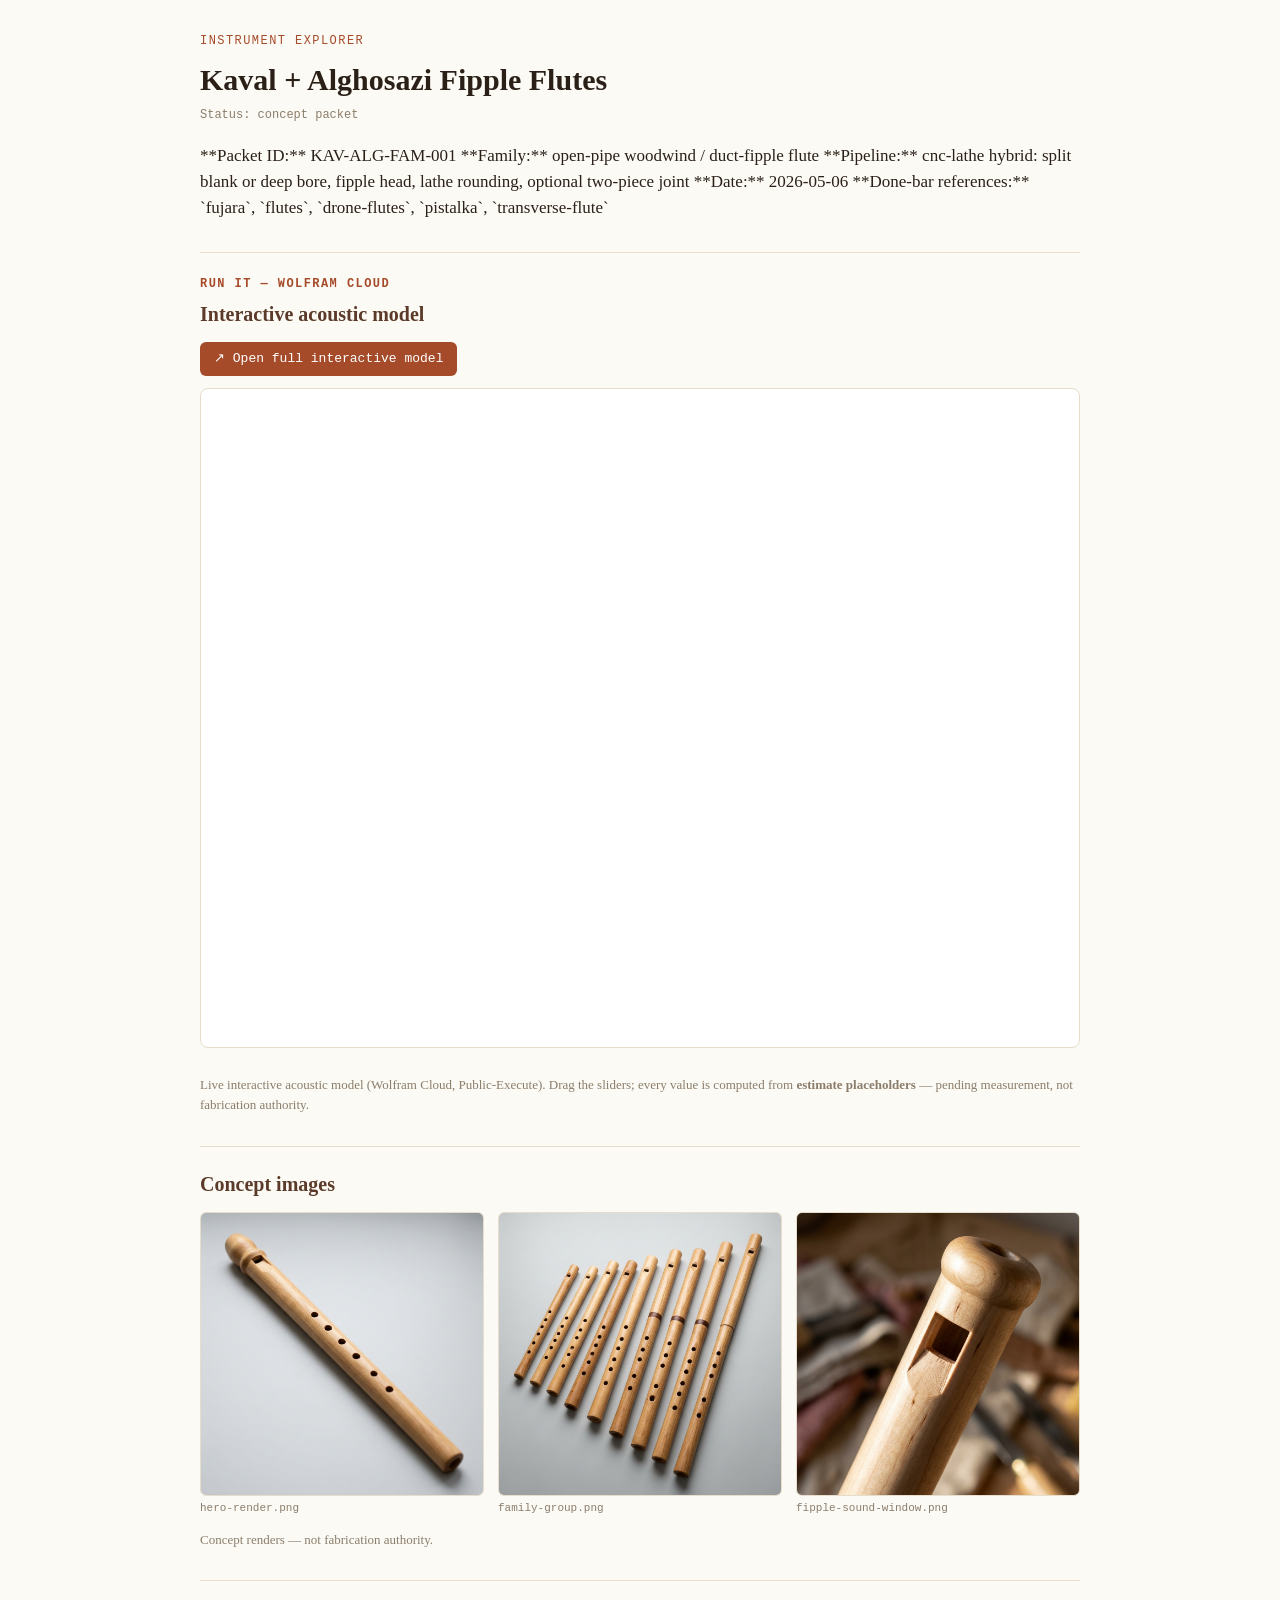
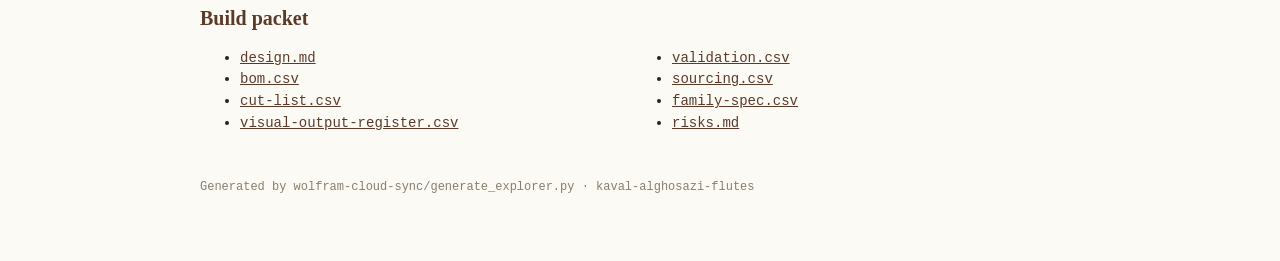
<file: index.html>
<!doctype html>
<html lang="en"><head><meta charset="utf-8">
<title>Kaval &amp; Alghosazi Flutes — Heifer Zephyr Instrument Explorer</title>
<meta http-equiv="refresh" content="0; url=./explorer.html">
<link rel="canonical" href="./explorer.html">
<meta name="viewport" content="width=device-width, initial-scale=1">
</head><body style="font-family:Inter,Arial,sans-serif;padding:2rem">
<p>Redirecting to the <a href="./explorer.html">Kaval &amp; Alghosazi Flutes explorer</a>…</p>
</body></html>
</file>
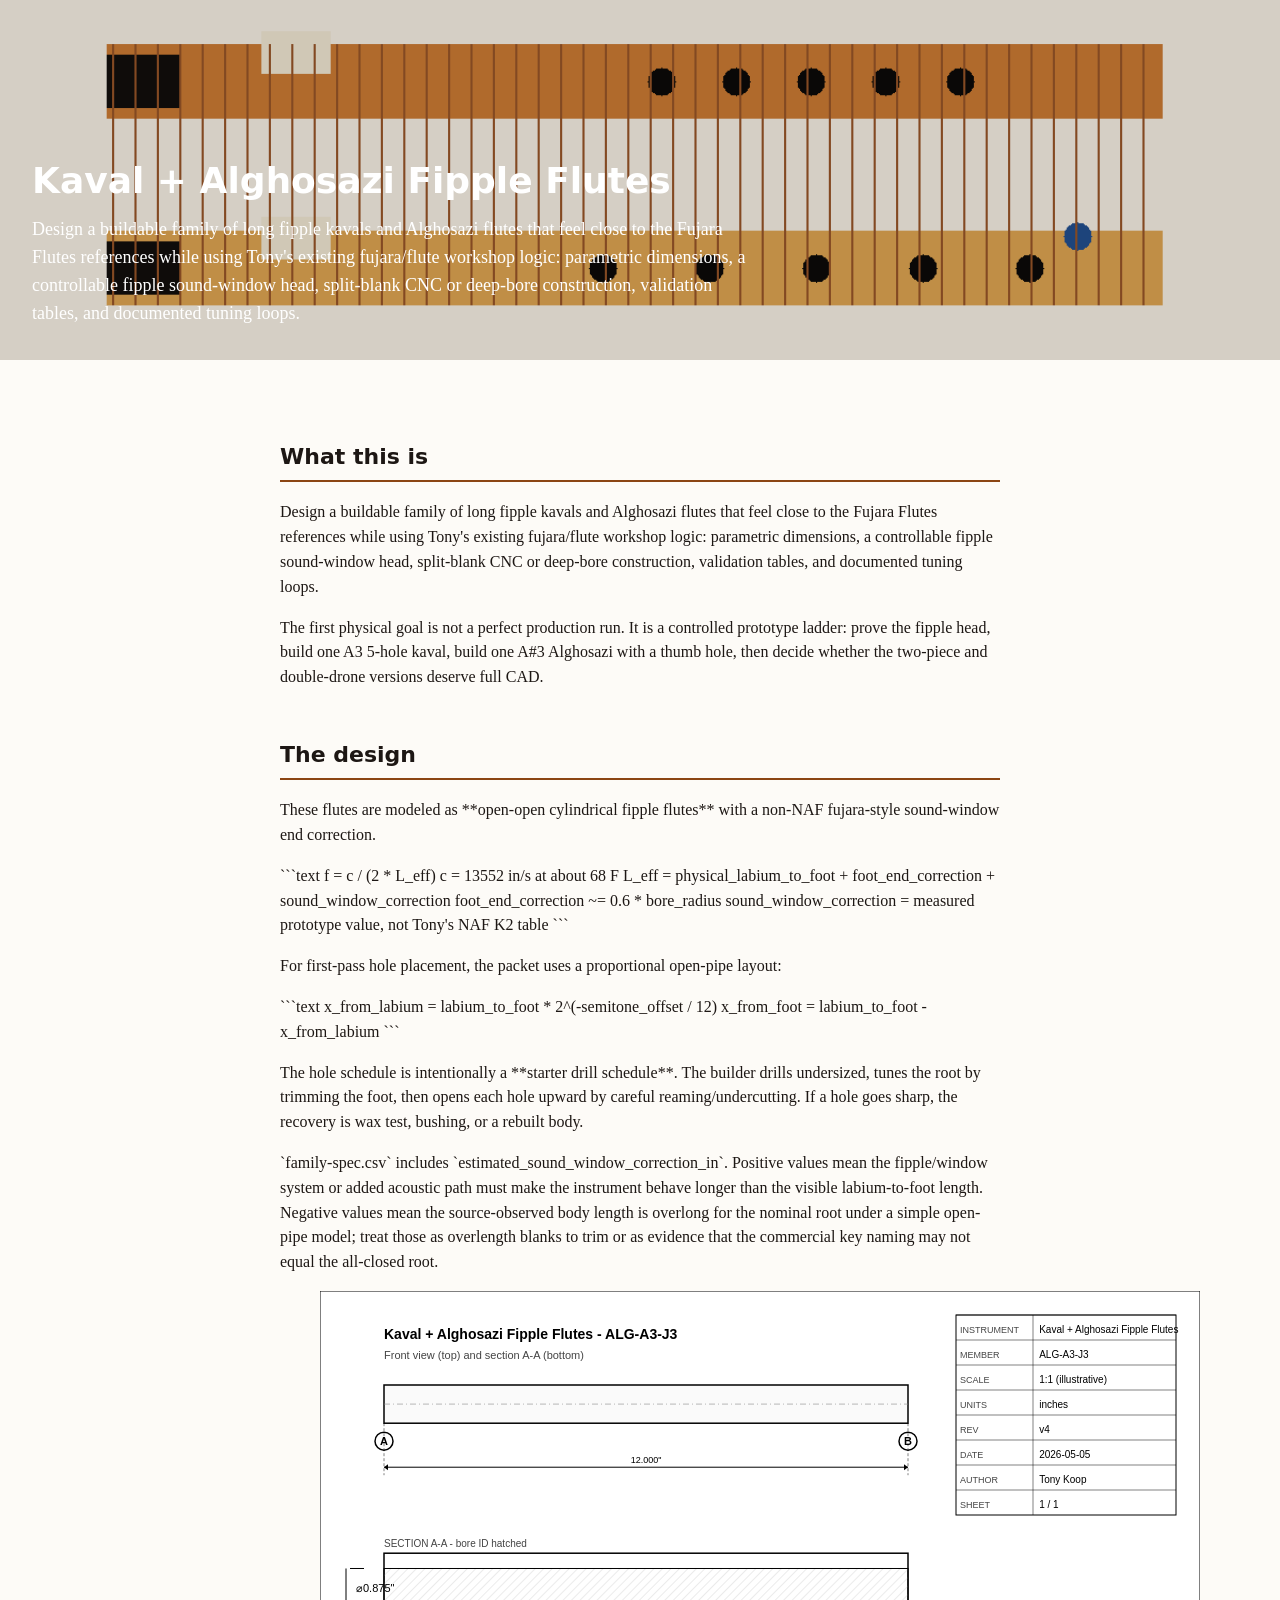
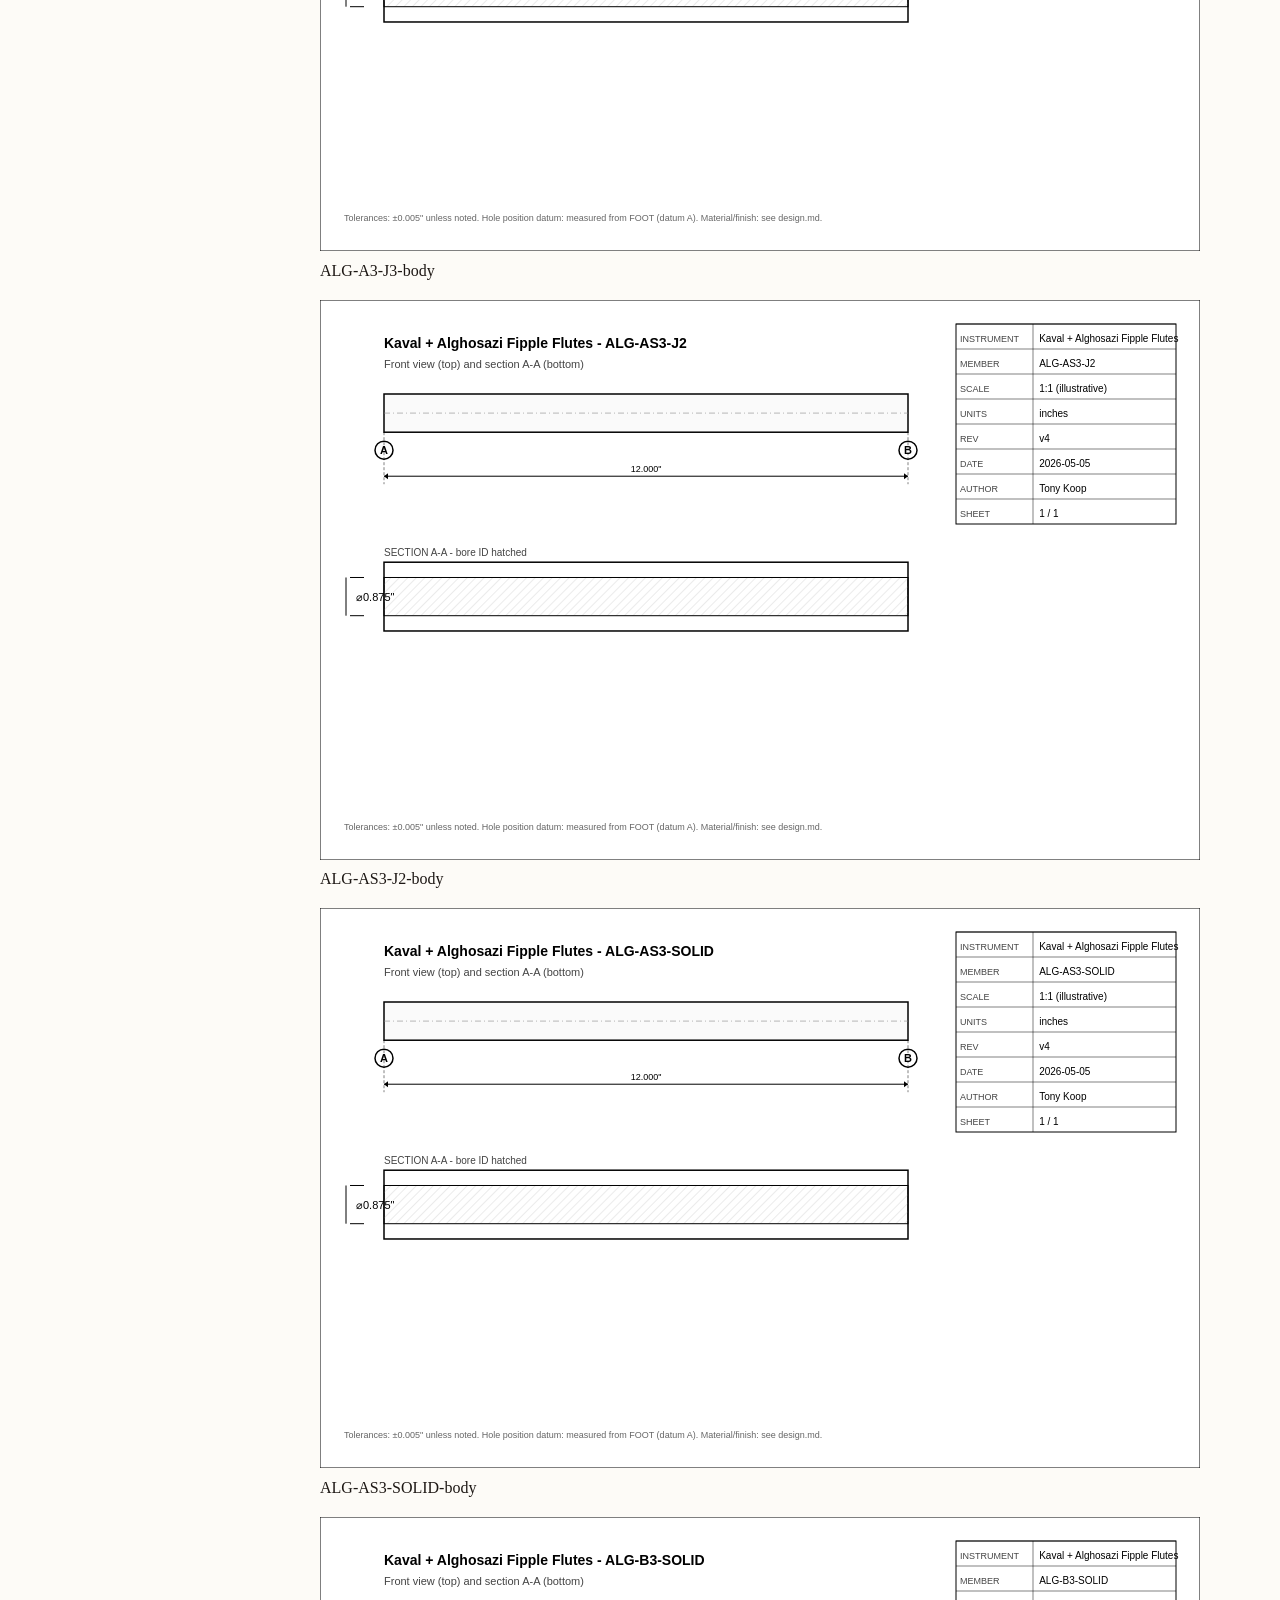
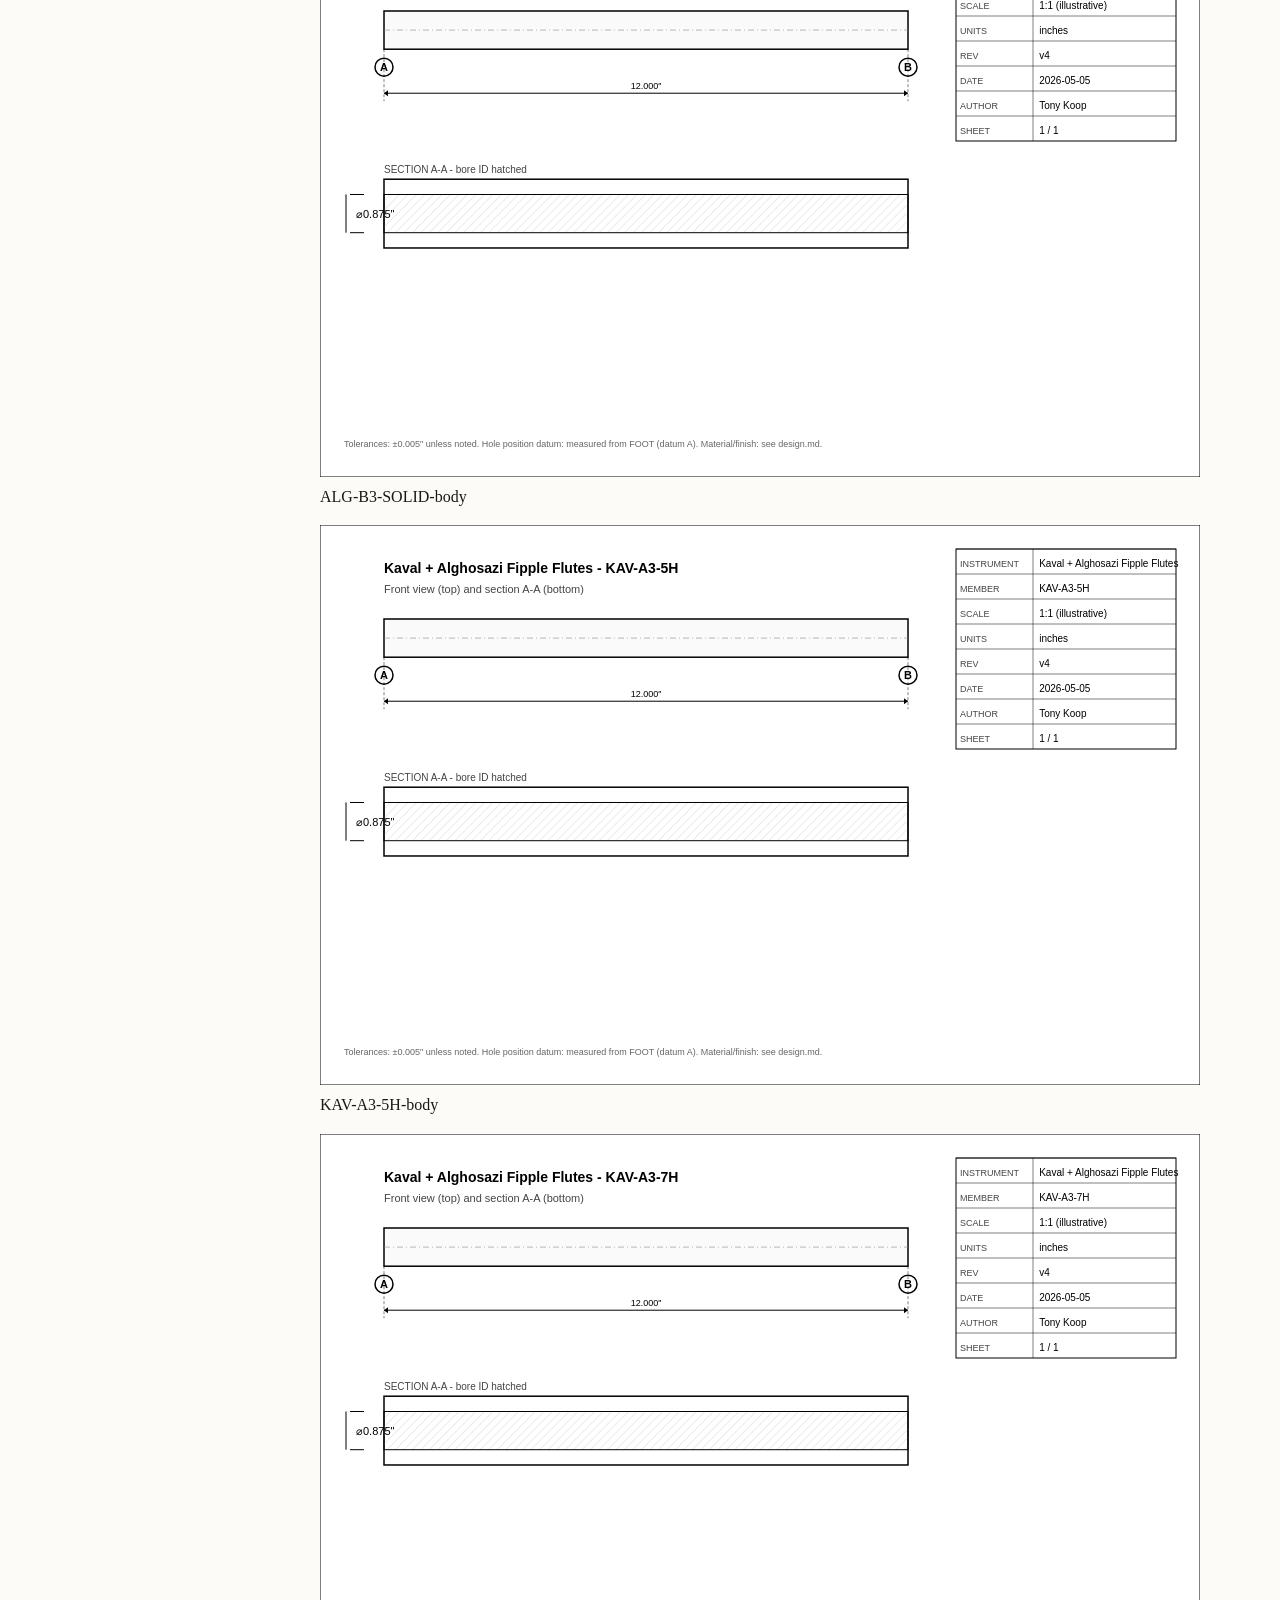
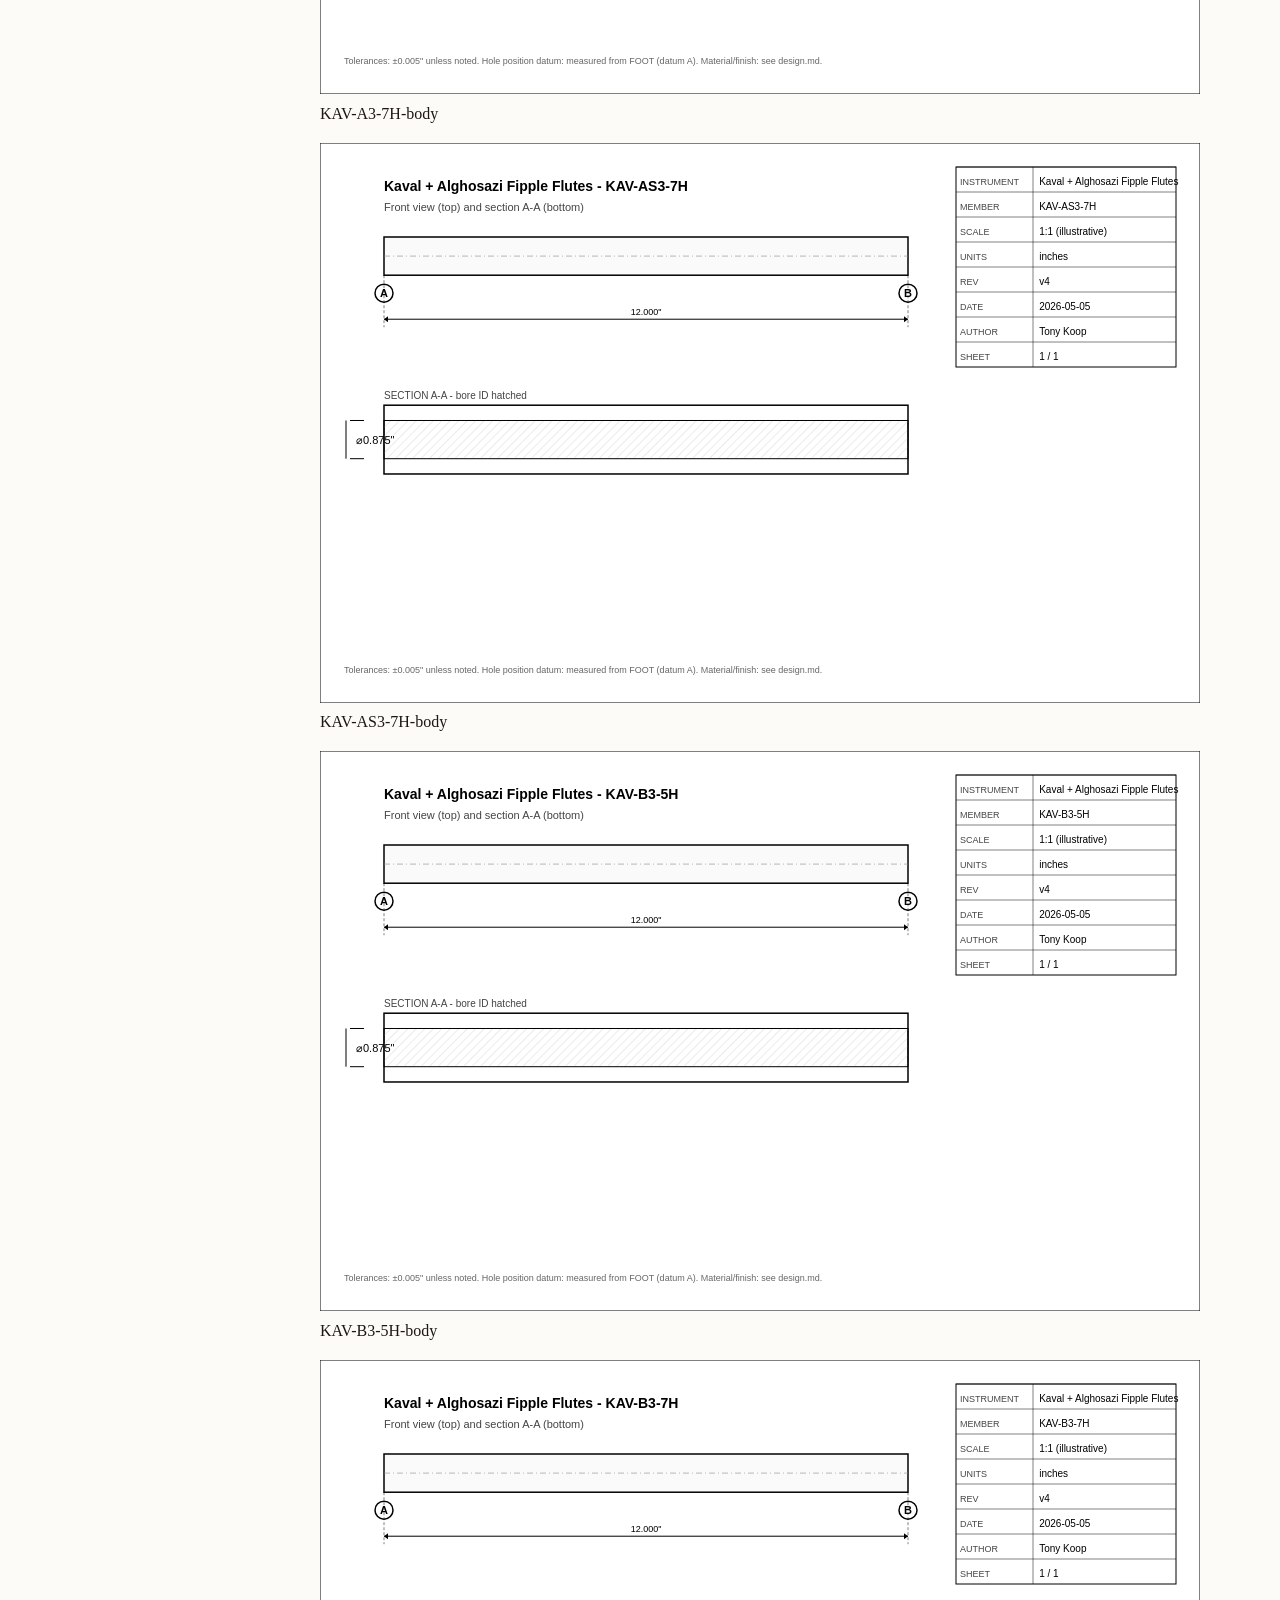
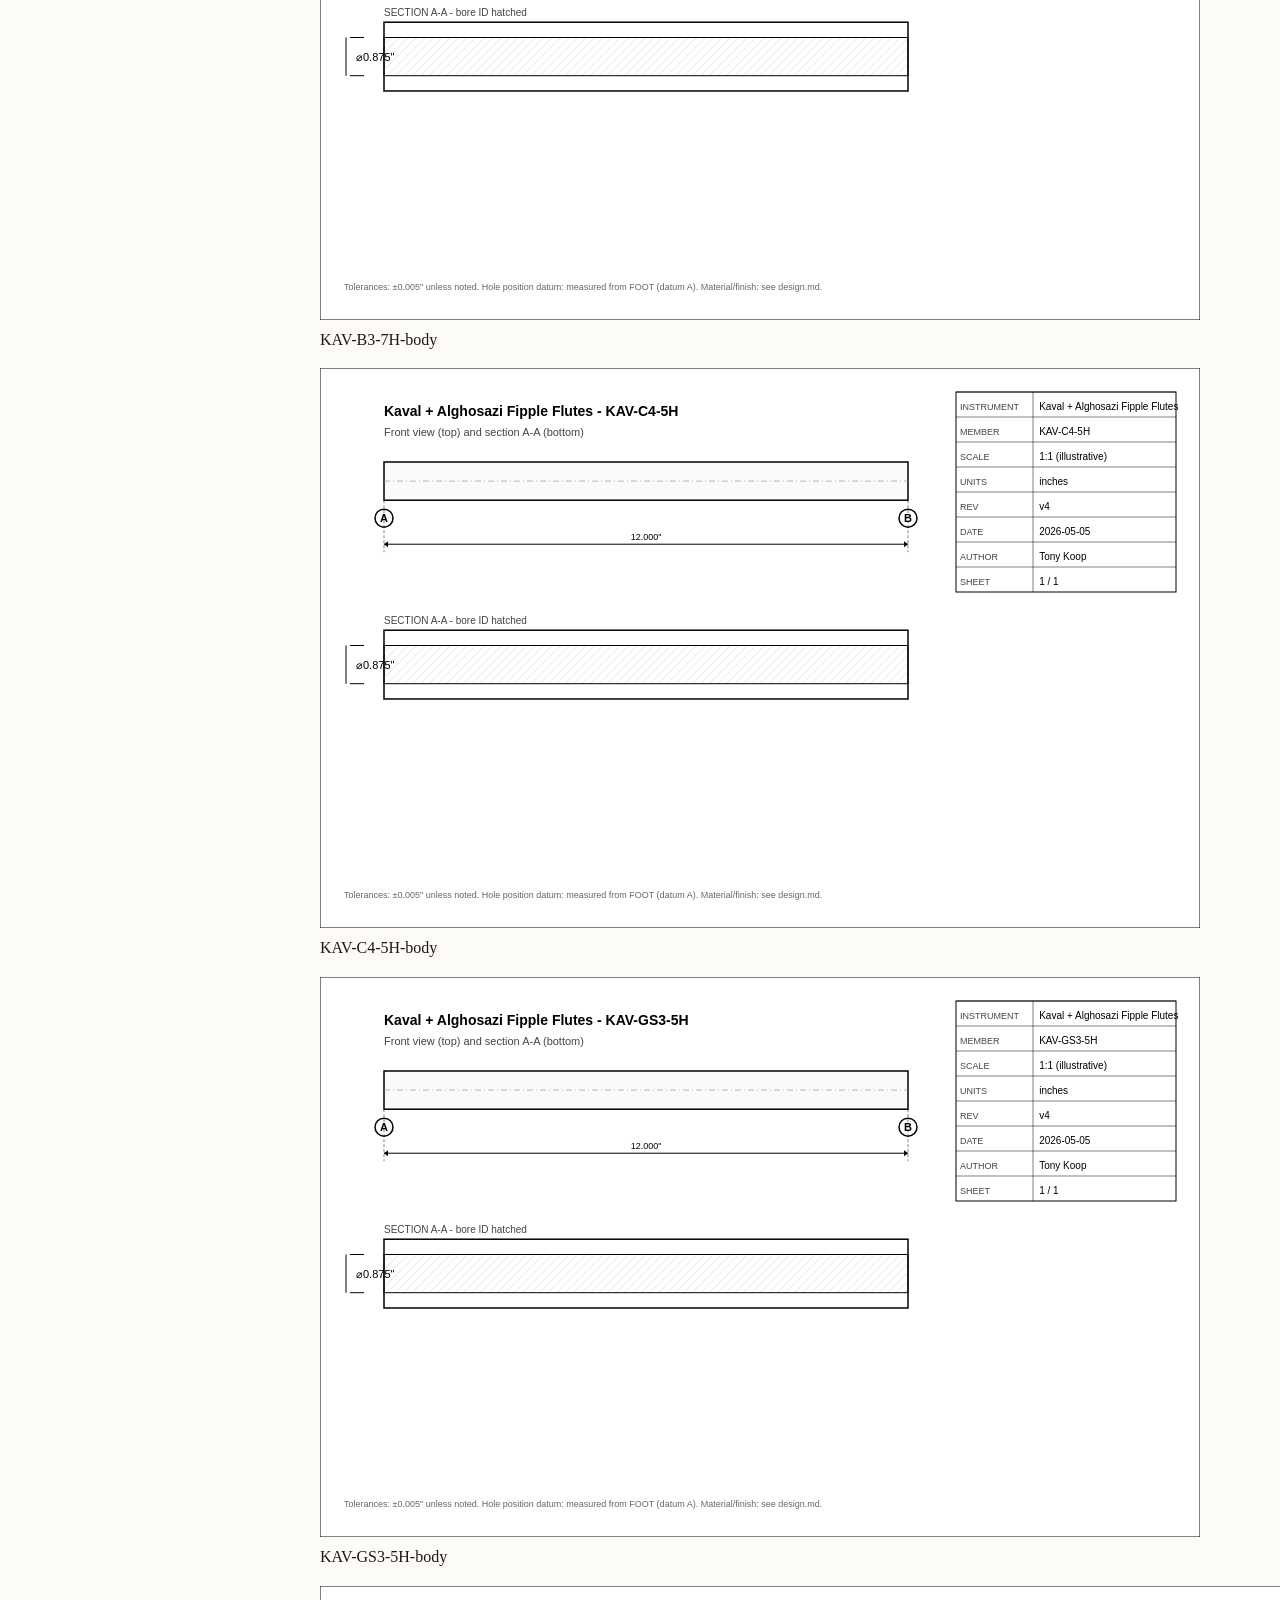
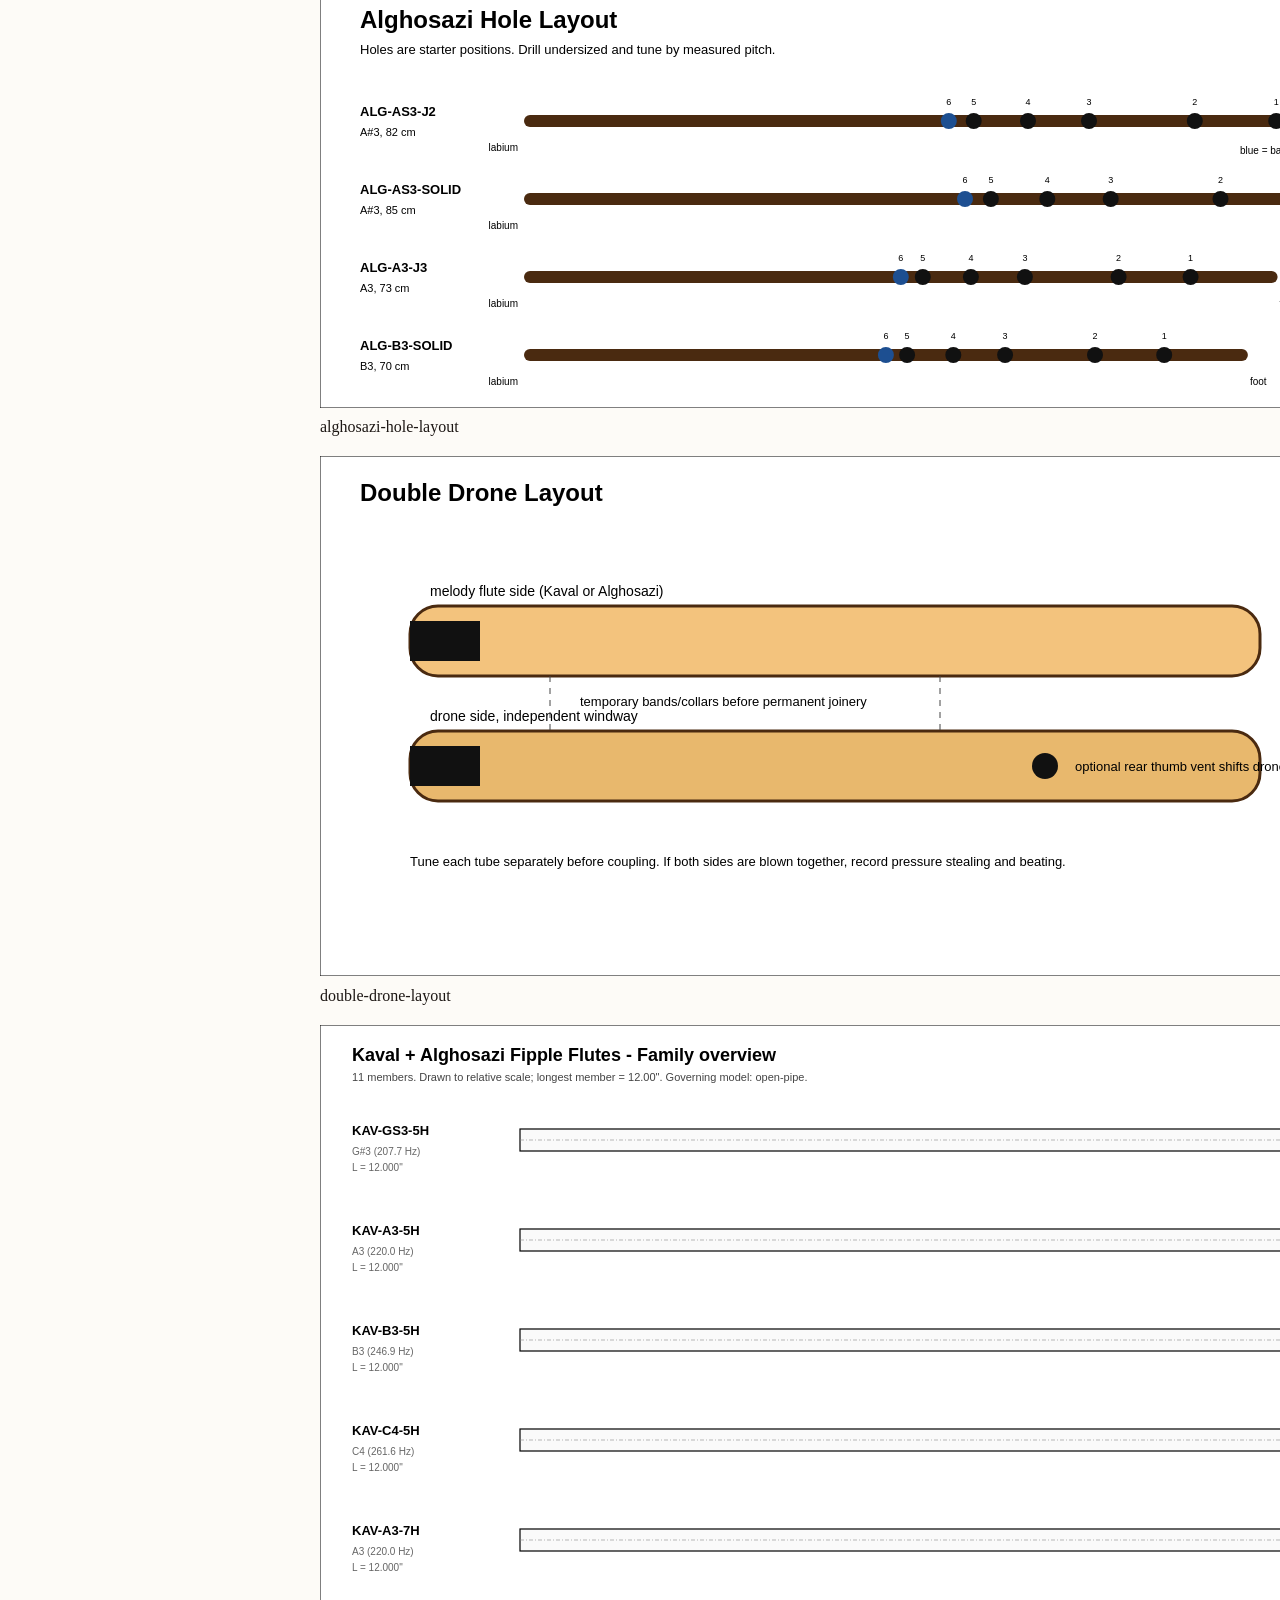
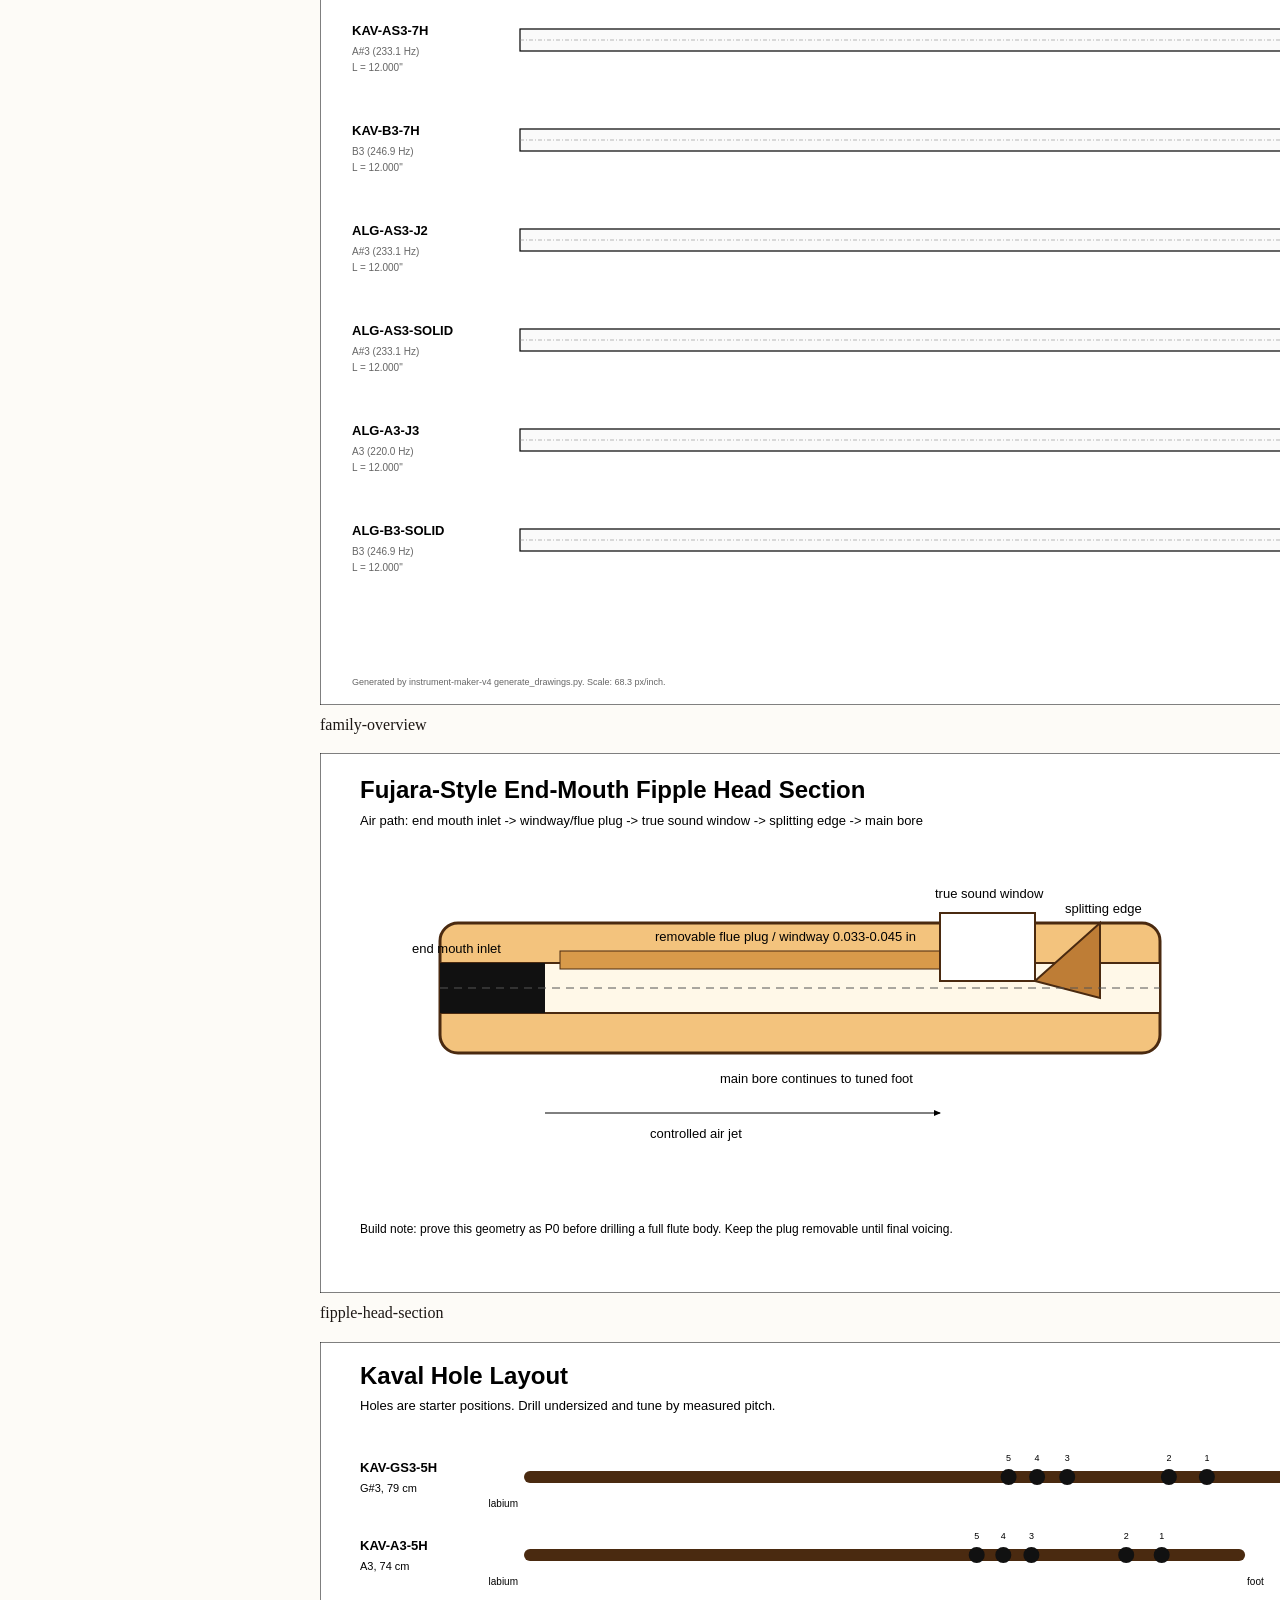
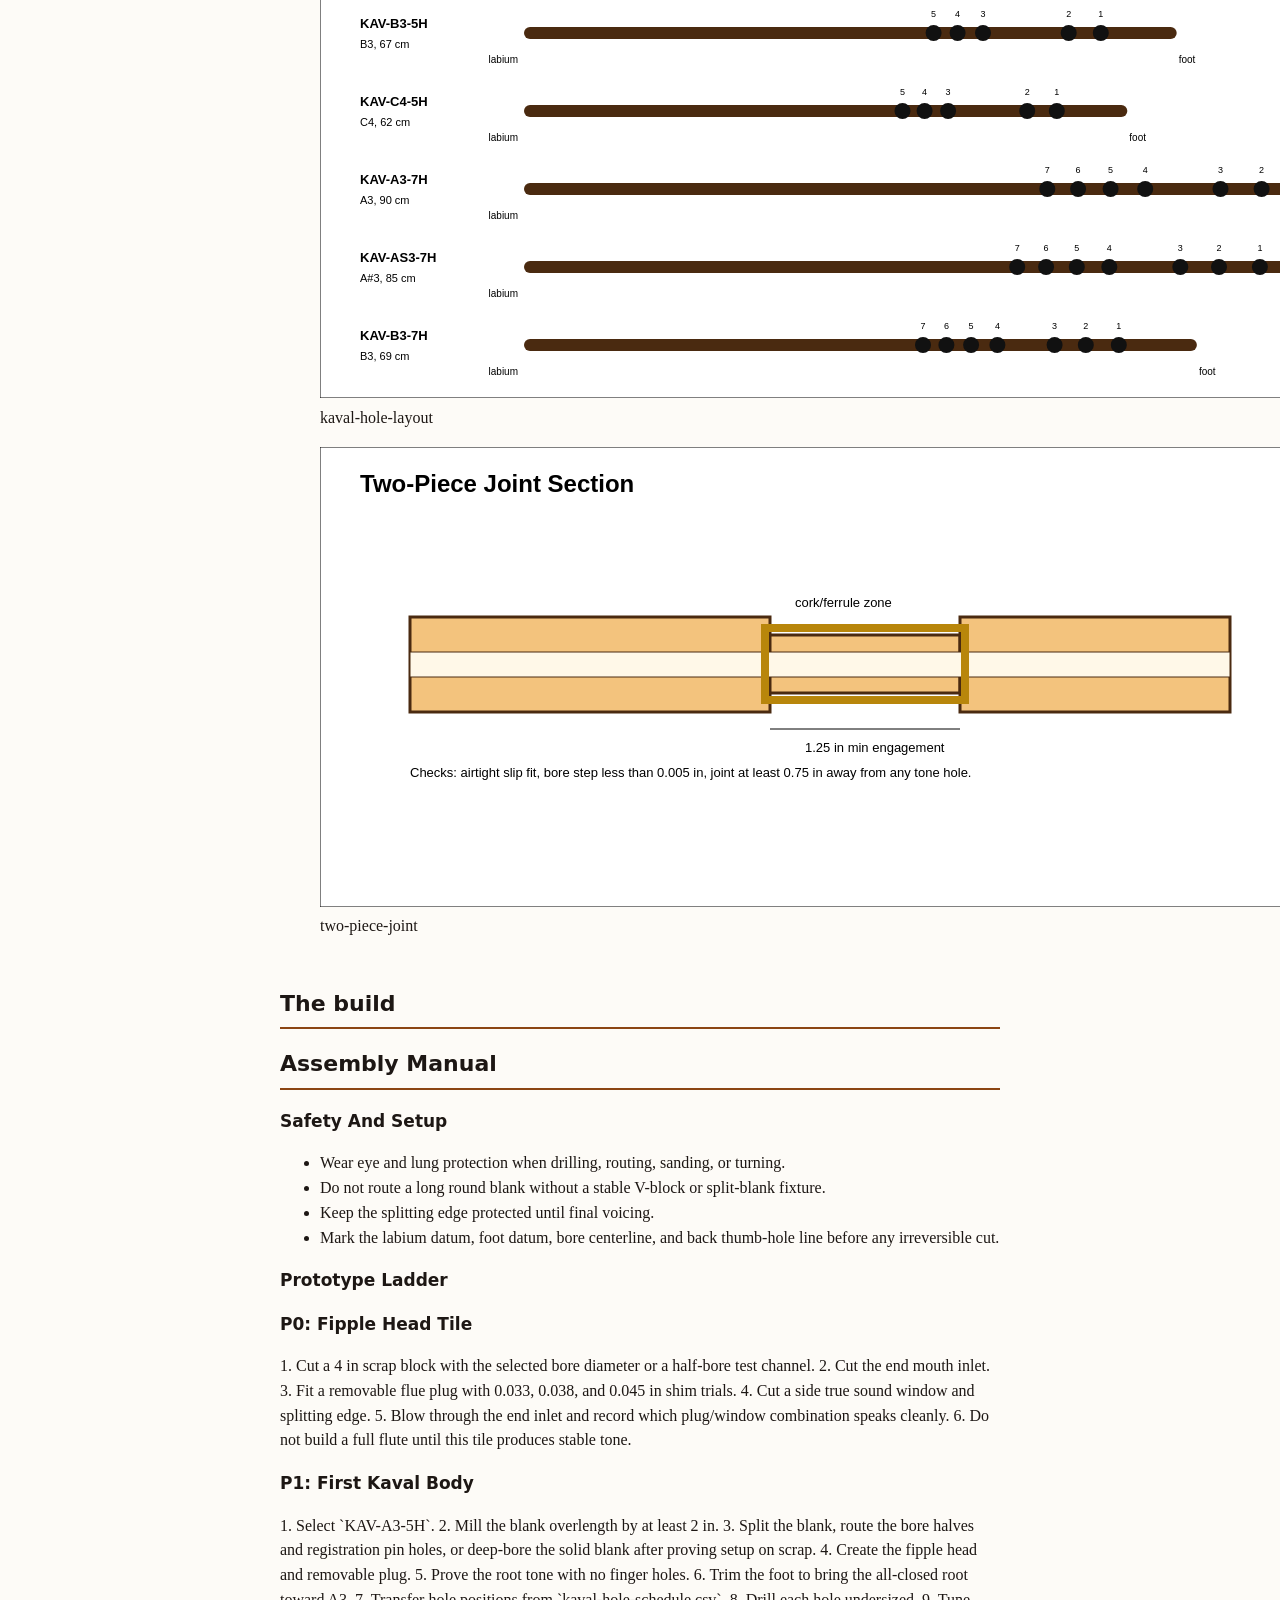
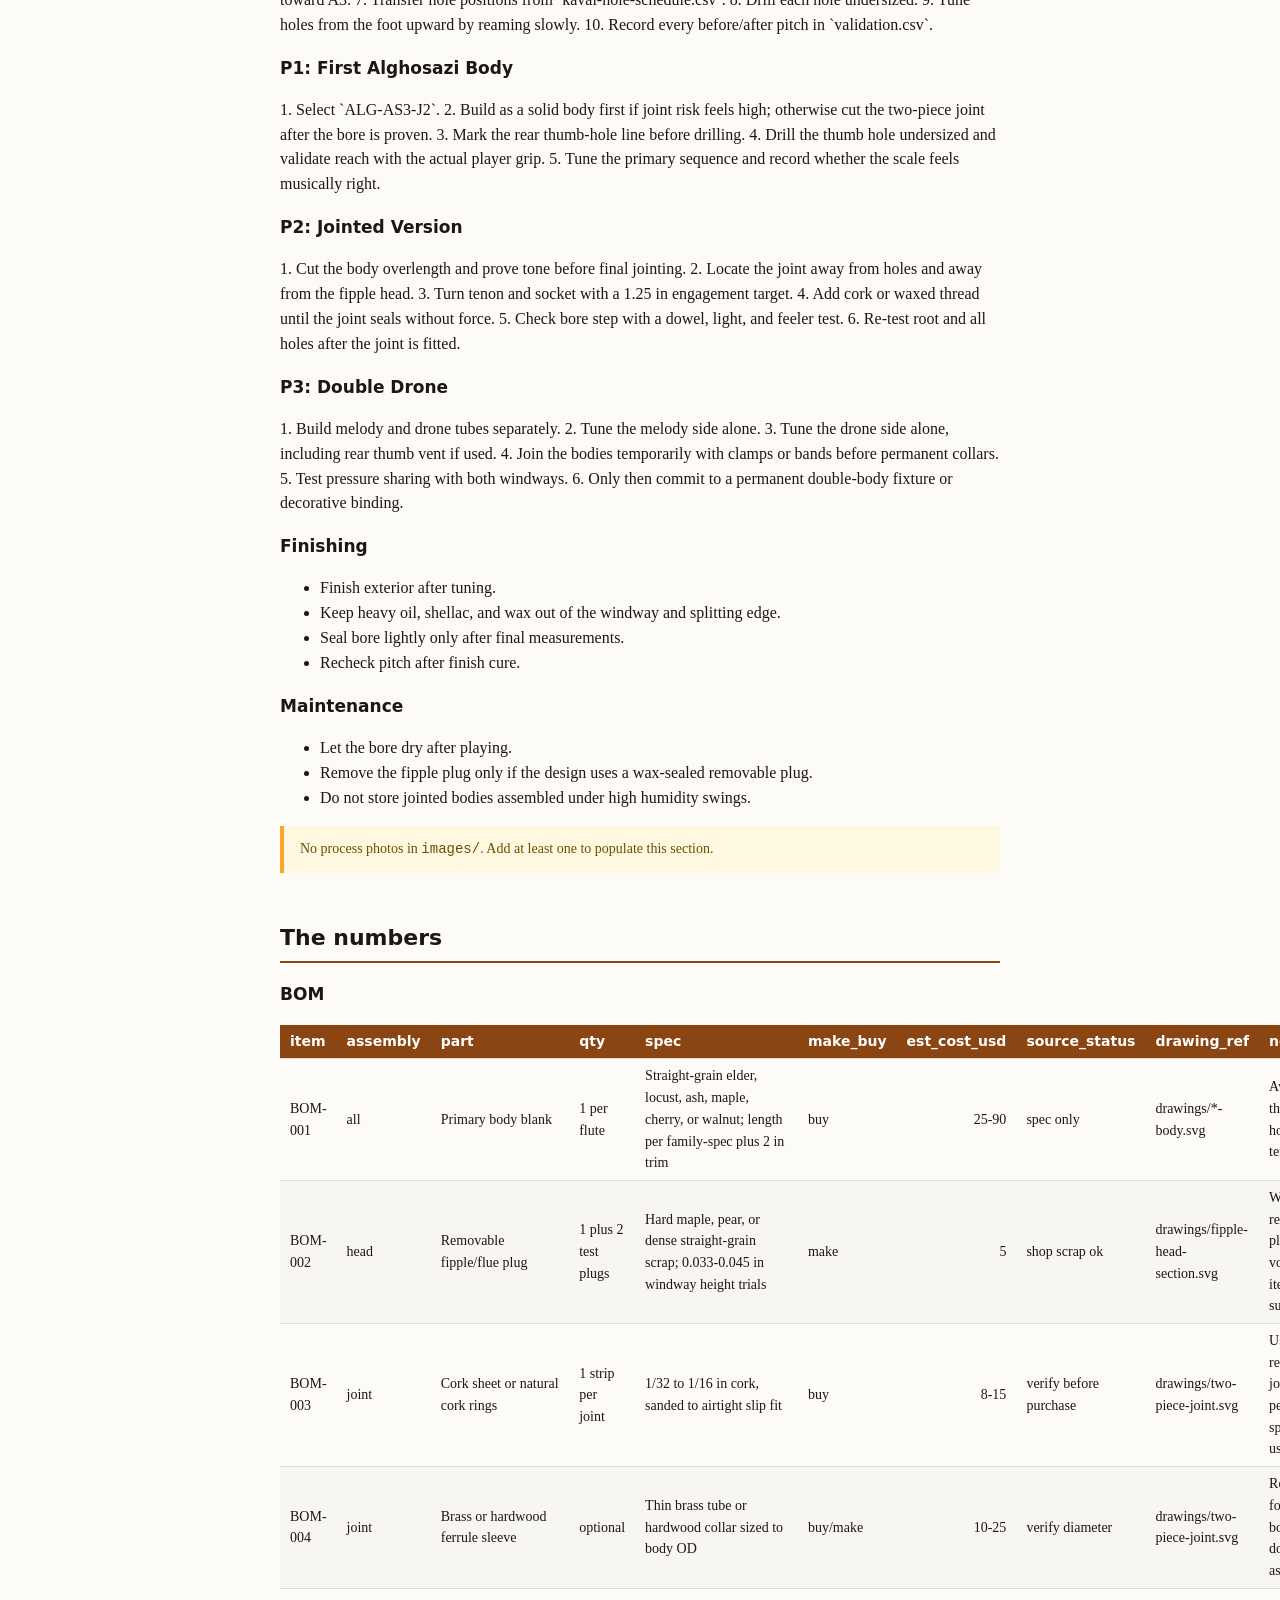
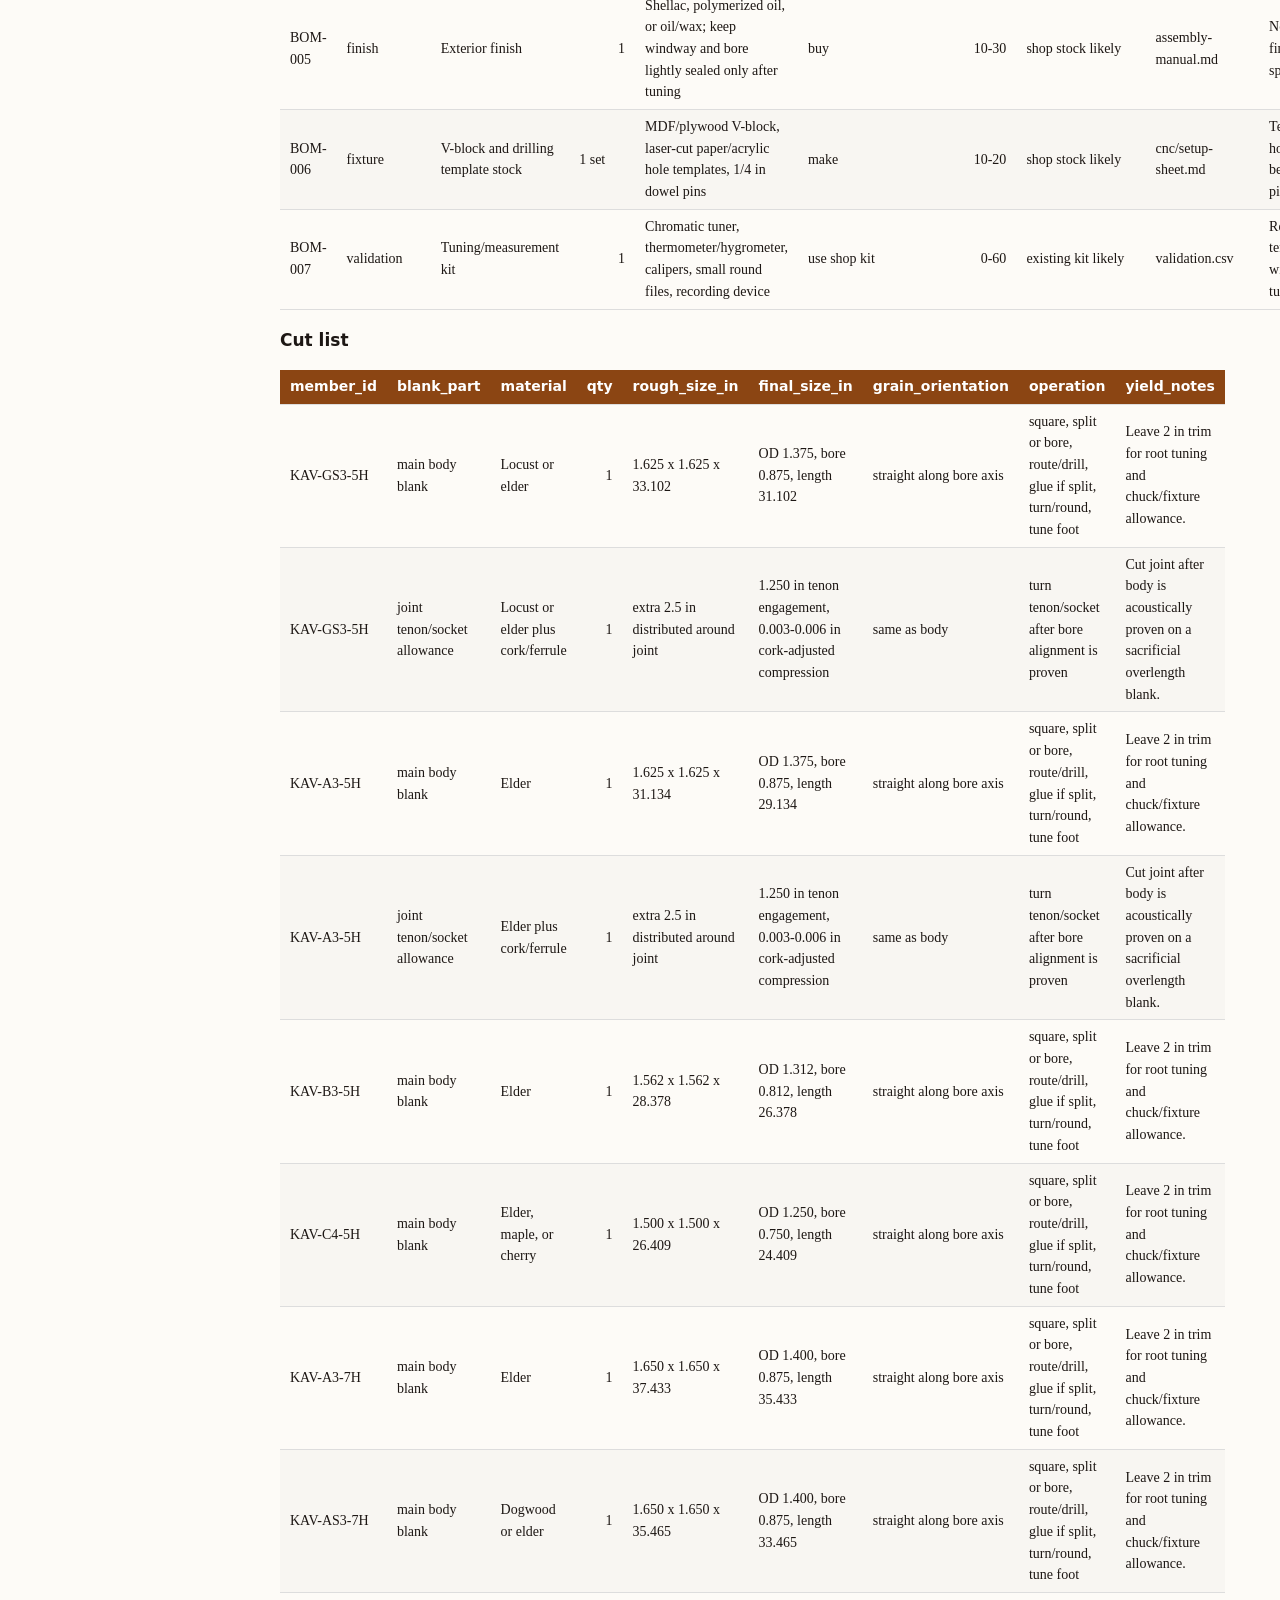
<file: site/index.html>
<!doctype html>
<html lang="en">
<head>
<meta charset="utf-8">
<meta name="viewport" content="width=device-width,initial-scale=1">
<title>Kaval + Alghosazi Fipple Flutes — Tony Koop's Build Log</title>
<link rel="stylesheet" href="assets/style.css">
</head>
<body>
<header class="hero"><img class="hero-img" src="assets/hero.png" alt="Kaval + Alghosazi Fipple Flutes"><div class="hero-text"><h1>Kaval + Alghosazi Fipple Flutes</h1><p>Design a buildable family of long fipple kavals and Alghosazi flutes that feel close to the Fujara Flutes references while using Tony&#x27;s existing fujara/flute workshop logic: parametric dimensions, a controllable fipple sound-window head, split-blank CNC or deep-bore construction, validation tables, and documented tuning loops.</p></div></header>
<main>
<section><h2>What this is</h2><p>Design a buildable family of long fipple kavals and Alghosazi flutes that feel close to the Fujara Flutes references while using Tony&#x27;s existing fujara/flute workshop logic: parametric dimensions, a controllable fipple sound-window head, split-blank CNC or deep-bore construction, validation tables, and documented tuning loops.</p>
<p>The first physical goal is not a perfect production run. It is a controlled prototype ladder: prove the fipple head, build one A3 5-hole kaval, build one A#3 Alghosazi with a thumb hole, then decide whether the two-piece and double-drone versions deserve full CAD.</p></section>
<section><h2>The design</h2><p>These flutes are modeled as **open-open cylindrical fipple flutes** with a non-NAF fujara-style sound-window end correction.</p>
<p>```text
f = c / (2 * L_eff)
c = 13552 in/s at about 68 F
L_eff = physical_labium_to_foot + foot_end_correction + sound_window_correction
foot_end_correction ~= 0.6 * bore_radius
sound_window_correction = measured prototype value, not Tony&#x27;s NAF K2 table
```</p>
<p>For first-pass hole placement, the packet uses a proportional open-pipe layout:</p>
<p>```text
x_from_labium = labium_to_foot * 2^(-semitone_offset / 12)
x_from_foot = labium_to_foot - x_from_labium
```</p>
<p>The hole schedule is intentionally a **starter drill schedule**. The builder drills undersized, tunes the root by trimming the foot, then opens each hole upward by careful reaming/undercutting. If a hole goes sharp, the recovery is wax test, bushing, or a rebuilt body.</p>
<p>`family-spec.csv` includes `estimated_sound_window_correction_in`. Positive values mean the fipple/window system or added acoustic path must make the instrument behave longer than the visible labium-to-foot length. Negative values mean the source-observed body length is overlong for the nominal root under a simple open-pipe model; treat those as overlength blanks to trim or as evidence that the commercial key naming may not equal the all-closed root.</p><figure><object data="assets/drawings/ALG-A3-J3-body.svg" type="image/svg+xml" class="drawing"></object><figcaption>ALG-A3-J3-body</figcaption></figure>
<figure><object data="assets/drawings/ALG-AS3-J2-body.svg" type="image/svg+xml" class="drawing"></object><figcaption>ALG-AS3-J2-body</figcaption></figure>
<figure><object data="assets/drawings/ALG-AS3-SOLID-body.svg" type="image/svg+xml" class="drawing"></object><figcaption>ALG-AS3-SOLID-body</figcaption></figure>
<figure><object data="assets/drawings/ALG-B3-SOLID-body.svg" type="image/svg+xml" class="drawing"></object><figcaption>ALG-B3-SOLID-body</figcaption></figure>
<figure><object data="assets/drawings/KAV-A3-5H-body.svg" type="image/svg+xml" class="drawing"></object><figcaption>KAV-A3-5H-body</figcaption></figure>
<figure><object data="assets/drawings/KAV-A3-7H-body.svg" type="image/svg+xml" class="drawing"></object><figcaption>KAV-A3-7H-body</figcaption></figure>
<figure><object data="assets/drawings/KAV-AS3-7H-body.svg" type="image/svg+xml" class="drawing"></object><figcaption>KAV-AS3-7H-body</figcaption></figure>
<figure><object data="assets/drawings/KAV-B3-5H-body.svg" type="image/svg+xml" class="drawing"></object><figcaption>KAV-B3-5H-body</figcaption></figure>
<figure><object data="assets/drawings/KAV-B3-7H-body.svg" type="image/svg+xml" class="drawing"></object><figcaption>KAV-B3-7H-body</figcaption></figure>
<figure><object data="assets/drawings/KAV-C4-5H-body.svg" type="image/svg+xml" class="drawing"></object><figcaption>KAV-C4-5H-body</figcaption></figure>
<figure><object data="assets/drawings/KAV-GS3-5H-body.svg" type="image/svg+xml" class="drawing"></object><figcaption>KAV-GS3-5H-body</figcaption></figure>
<figure><object data="assets/drawings/alghosazi-hole-layout.svg" type="image/svg+xml" class="drawing"></object><figcaption>alghosazi-hole-layout</figcaption></figure>
<figure><object data="assets/drawings/double-drone-layout.svg" type="image/svg+xml" class="drawing"></object><figcaption>double-drone-layout</figcaption></figure>
<figure><object data="assets/drawings/family-overview.svg" type="image/svg+xml" class="drawing"></object><figcaption>family-overview</figcaption></figure>
<figure><object data="assets/drawings/fipple-head-section.svg" type="image/svg+xml" class="drawing"></object><figcaption>fipple-head-section</figcaption></figure>
<figure><object data="assets/drawings/kaval-hole-layout.svg" type="image/svg+xml" class="drawing"></object><figcaption>kaval-hole-layout</figcaption></figure>
<figure><object data="assets/drawings/two-piece-joint.svg" type="image/svg+xml" class="drawing"></object><figcaption>two-piece-joint</figcaption></figure></section>
<section><h2>The build</h2><h2>Assembly Manual</h2>
<h3>Safety And Setup</h3>
<ul><li>Wear eye and lung protection when drilling, routing, sanding, or turning.</li><li>Do not route a long round blank without a stable V-block or split-blank fixture.</li><li>Keep the splitting edge protected until final voicing.</li><li>Mark the labium datum, foot datum, bore centerline, and back thumb-hole line before any irreversible cut.</li></ul>
<h3>Prototype Ladder</h3>
<h3>P0: Fipple Head Tile</h3>
<p>1. Cut a 4 in scrap block with the selected bore diameter or a half-bore test channel.
2. Cut the end mouth inlet.
3. Fit a removable flue plug with 0.033, 0.038, and 0.045 in shim trials.
4. Cut a side true sound window and splitting edge.
5. Blow through the end inlet and record which plug/window combination speaks cleanly.
6. Do not build a full flute until this tile produces stable tone.</p>
<h3>P1: First Kaval Body</h3>
<p>1. Select `KAV-A3-5H`.
2. Mill the blank overlength by at least 2 in.
3. Split the blank, route the bore halves and registration pin holes, or deep-bore the solid blank after proving setup on scrap.
4. Create the fipple head and removable plug.
5. Prove the root tone with no finger holes.
6. Trim the foot to bring the all-closed root toward A3.
7. Transfer hole positions from `kaval-hole-schedule.csv`.
8. Drill each hole undersized.
9. Tune holes from the foot upward by reaming slowly.
10. Record every before/after pitch in `validation.csv`.</p>
<h3>P1: First Alghosazi Body</h3>
<p>1. Select `ALG-AS3-J2`.
2. Build as a solid body first if joint risk feels high; otherwise cut the two-piece joint after the bore is proven.
3. Mark the rear thumb-hole line before drilling.
4. Drill the thumb hole undersized and validate reach with the actual player grip.
5. Tune the primary sequence and record whether the scale feels musically right.</p>
<h3>P2: Jointed Version</h3>
<p>1. Cut the body overlength and prove tone before final jointing.
2. Locate the joint away from holes and away from the fipple head.
3. Turn tenon and socket with a 1.25 in engagement target.
4. Add cork or waxed thread until the joint seals without force.
5. Check bore step with a dowel, light, and feeler test.
6. Re-test root and all holes after the joint is fitted.</p>
<h3>P3: Double Drone</h3>
<p>1. Build melody and drone tubes separately.
2. Tune the melody side alone.
3. Tune the drone side alone, including rear thumb vent if used.
4. Join the bodies temporarily with clamps or bands before permanent collars.
5. Test pressure sharing with both windways.
6. Only then commit to a permanent double-body fixture or decorative binding.</p>
<h3>Finishing</h3>
<ul><li>Finish exterior after tuning.</li><li>Keep heavy oil, shellac, and wax out of the windway and splitting edge.</li><li>Seal bore lightly only after final measurements.</li><li>Recheck pitch after finish cure.</li></ul>
<h3>Maintenance</h3>
<ul><li>Let the bore dry after playing.</li><li>Remove the fipple plug only if the design uses a wax-sealed removable plug.</li><li>Do not store jointed bodies assembled under high humidity swings.</li></ul><p class="placeholder">No process photos in <code>images/</code>. Add at least one to populate this section.</p></section>
<section><h2>The numbers</h2><h3>BOM</h3><table><thead><tr><th>item</th><th>assembly</th><th>part</th><th>qty</th><th>spec</th><th>make_buy</th><th>est_cost_usd</th><th>source_status</th><th>drawing_ref</th><th>notes</th></tr></thead><tbody><tr><td>BOM-001</td><td>all</td><td>Primary body blank</td><td>1 per flute</td><td>Straight-grain elder, locust, ash, maple, cherry, or walnut; length per family-spec plus 2 in trim</td><td>buy</td><td class="num">25-90</td><td>spec only</td><td>drawings/*-body.svg</td><td>Avoid runout through tone holes and joint tenons.</td></tr>
<tr><td>BOM-002</td><td>head</td><td>Removable fipple/flue plug</td><td>1 plus 2 test plugs</td><td>Hard maple, pear, or dense straight-grain scrap; 0.033-0.045 in windway height trials</td><td>make</td><td class="num">5</td><td>shop scrap ok</td><td>drawings/fipple-head-section.svg</td><td>Wax-sealed removable plug makes voicing iteration survivable.</td></tr>
<tr><td>BOM-003</td><td>joint</td><td>Cork sheet or natural cork rings</td><td>1 strip per joint</td><td>1/32 to 1/16 in cork, sanded to airtight slip fit</td><td>buy</td><td class="num">8-15</td><td>verify before purchase</td><td>drawings/two-piece-joint.svg</td><td>Use only on removable joints; permanent split bodies use glue.</td></tr>
<tr><td>BOM-004</td><td>joint</td><td>Brass or hardwood ferrule sleeve</td><td>optional</td><td>Thin brass tube or hardwood collar sized to body OD</td><td>buy/make</td><td class="num">10-25</td><td>verify diameter</td><td>drawings/two-piece-joint.svg</td><td>Recommended for long A/A# bodies and double-flute assemblies.</td></tr>
<tr><td>BOM-005</td><td>finish</td><td>Exterior finish</td><td class="num">1</td><td>Shellac, polymerized oil, or oil/wax; keep windway and bore lightly sealed only after tuning</td><td>buy</td><td class="num">10-30</td><td>shop stock likely</td><td>assembly-manual.md</td><td>No heavy finish on splitting edge.</td></tr>
<tr><td>BOM-006</td><td>fixture</td><td>V-block and drilling template stock</td><td>1 set</td><td>MDF/plywood V-block, laser-cut paper/acrylic hole templates, 1/4 in dowel pins</td><td>make</td><td class="num">10-20</td><td>shop stock likely</td><td>cnc/setup-sheet.md</td><td>Template holes should be undersized pilots.</td></tr>
<tr><td>BOM-007</td><td>validation</td><td>Tuning/measurement kit</td><td class="num">1</td><td>Chromatic tuner, thermometer/hygrometer, calipers, small round files, recording device</td><td>use shop kit</td><td class="num">0-60</td><td>existing kit likely</td><td>validation.csv</td><td>Record temperature with every tuning pass.</td></tr></tbody></table><h3>Cut list</h3><table><thead><tr><th>member_id</th><th>blank_part</th><th>material</th><th>qty</th><th>rough_size_in</th><th>final_size_in</th><th>grain_orientation</th><th>operation</th><th>yield_notes</th></tr></thead><tbody><tr><td>KAV-GS3-5H</td><td>main body blank</td><td>Locust or elder</td><td class="num">1</td><td>1.625 x 1.625 x 33.102</td><td>OD 1.375, bore 0.875, length 31.102</td><td>straight along bore axis</td><td>square, split or bore, route/drill, glue if split, turn/round, tune foot</td><td>Leave 2 in trim for root tuning and chuck/fixture allowance.</td></tr>
<tr><td>KAV-GS3-5H</td><td>joint tenon/socket allowance</td><td>Locust or elder plus cork/ferrule</td><td class="num">1</td><td>extra 2.5 in distributed around joint</td><td>1.250 in tenon engagement, 0.003-0.006 in cork-adjusted compression</td><td>same as body</td><td>turn tenon/socket after bore alignment is proven</td><td>Cut joint after body is acoustically proven on a sacrificial overlength blank.</td></tr>
<tr><td>KAV-A3-5H</td><td>main body blank</td><td>Elder</td><td class="num">1</td><td>1.625 x 1.625 x 31.134</td><td>OD 1.375, bore 0.875, length 29.134</td><td>straight along bore axis</td><td>square, split or bore, route/drill, glue if split, turn/round, tune foot</td><td>Leave 2 in trim for root tuning and chuck/fixture allowance.</td></tr>
<tr><td>KAV-A3-5H</td><td>joint tenon/socket allowance</td><td>Elder plus cork/ferrule</td><td class="num">1</td><td>extra 2.5 in distributed around joint</td><td>1.250 in tenon engagement, 0.003-0.006 in cork-adjusted compression</td><td>same as body</td><td>turn tenon/socket after bore alignment is proven</td><td>Cut joint after body is acoustically proven on a sacrificial overlength blank.</td></tr>
<tr><td>KAV-B3-5H</td><td>main body blank</td><td>Elder</td><td class="num">1</td><td>1.562 x 1.562 x 28.378</td><td>OD 1.312, bore 0.812, length 26.378</td><td>straight along bore axis</td><td>square, split or bore, route/drill, glue if split, turn/round, tune foot</td><td>Leave 2 in trim for root tuning and chuck/fixture allowance.</td></tr>
<tr><td>KAV-C4-5H</td><td>main body blank</td><td>Elder, maple, or cherry</td><td class="num">1</td><td>1.500 x 1.500 x 26.409</td><td>OD 1.250, bore 0.750, length 24.409</td><td>straight along bore axis</td><td>square, split or bore, route/drill, glue if split, turn/round, tune foot</td><td>Leave 2 in trim for root tuning and chuck/fixture allowance.</td></tr>
<tr><td>KAV-A3-7H</td><td>main body blank</td><td>Elder</td><td class="num">1</td><td>1.650 x 1.650 x 37.433</td><td>OD 1.400, bore 0.875, length 35.433</td><td>straight along bore axis</td><td>square, split or bore, route/drill, glue if split, turn/round, tune foot</td><td>Leave 2 in trim for root tuning and chuck/fixture allowance.</td></tr>
<tr><td>KAV-AS3-7H</td><td>main body blank</td><td>Dogwood or elder</td><td class="num">1</td><td>1.650 x 1.650 x 35.465</td><td>OD 1.400, bore 0.875, length 33.465</td><td>straight along bore axis</td><td>square, split or bore, route/drill, glue if split, turn/round, tune foot</td><td>Leave 2 in trim for root tuning and chuck/fixture allowance.</td></tr>
<tr><td>KAV-AS3-7H</td><td>joint tenon/socket allowance</td><td>Dogwood or elder plus cork/ferrule</td><td class="num">1</td><td>extra 2.5 in distributed around joint</td><td>1.250 in tenon engagement, 0.003-0.006 in cork-adjusted compression</td><td>same as body</td><td>turn tenon/socket after bore alignment is proven</td><td>Cut joint after body is acoustically proven on a sacrificial overlength blank.</td></tr>
<tr><td>KAV-B3-7H</td><td>main body blank</td><td>Elder</td><td class="num">1</td><td>1.562 x 1.562 x 29.165</td><td>OD 1.312, bore 0.812, length 27.165</td><td>straight along bore axis</td><td>square, split or bore, route/drill, glue if split, turn/round, tune foot</td><td>Leave 2 in trim for root tuning and chuck/fixture allowance.</td></tr>
<tr><td>ALG-AS3-J2</td><td>main body blank</td><td>Ash</td><td class="num">1</td><td>1.625 x 1.625 x 34.283</td><td>OD 1.375, bore 0.875, length 32.283</td><td>straight along bore axis</td><td>square, split or bore, route/drill, glue if split, turn/round, tune foot</td><td>Leave 2 in trim for root tuning and chuck/fixture allowance.</td></tr>
<tr><td>ALG-AS3-J2</td><td>joint tenon/socket allowance</td><td>Ash plus cork/ferrule</td><td class="num">1</td><td>extra 2.5 in distributed around joint</td><td>1.250 in tenon engagement, 0.003-0.006 in cork-adjusted compression</td><td>same as body</td><td>turn tenon/socket after bore alignment is proven</td><td>Cut joint after body is acoustically proven on a sacrificial overlength blank.</td></tr>
<tr><td>ALG-AS3-SOLID</td><td>main body blank</td><td>Locust</td><td class="num">1</td><td>1.625 x 1.625 x 35.465</td><td>OD 1.375, bore 0.875, length 33.465</td><td>straight along bore axis</td><td>square, split or bore, route/drill, glue if split, turn/round, tune foot</td><td>Leave 2 in trim for root tuning and chuck/fixture allowance.</td></tr>
<tr><td>ALG-A3-J3</td><td>main body blank</td><td>Oak</td><td class="num">1</td><td>1.625 x 1.625 x 30.740</td><td>OD 1.375, bore 0.875, length 28.740</td><td>straight along bore axis</td><td>square, split or bore, route/drill, glue if split, turn/round, tune foot</td><td>Leave 2 in trim for root tuning and chuck/fixture allowance.</td></tr>
<tr><td>ALG-A3-J3</td><td>joint tenon/socket allowance</td><td>Oak plus cork/ferrule</td><td class="num">1</td><td>extra 2.5 in distributed around joint</td><td>1.250 in tenon engagement, 0.003-0.006 in cork-adjusted compression</td><td>same as body</td><td>turn tenon/socket after bore alignment is proven</td><td>Cut joint after body is acoustically proven on a sacrificial overlength blank.</td></tr>
<tr><td>ALG-B3-SOLID</td><td>main body blank</td><td>Elder or maple</td><td class="num">1</td><td>1.562 x 1.562 x 29.559</td><td>OD 1.312, bore 0.812, length 27.559</td><td>straight along bore axis</td><td>square, split or bore, route/drill, glue if split, turn/round, tune foot</td><td>Leave 2 in trim for root tuning and chuck/fixture allowance.</td></tr></tbody></table></section>
<section><h2>Tuning &amp; validation</h2><table><thead><tr><th>member_id</th><th>test_id</th><th>target</th><th>target_value</th><th>measured_value</th><th>tolerance</th><th>environment</th><th>pass_fail</th><th>action</th></tr></thead><tbody><tr><td>KAV-GS3-5H</td><td>VAL-ROOT</td><td>root G#3</td><td>207.652 Hz</td><td></td><td>+/-25 cents P1, +/-10 cents P2</td><td>TBD temp/RH</td><td></td><td>Trim foot shorter to raise pitch; rebuild/extend foot if sharp.</td></tr>
<tr><td>KAV-GS3-5H</td><td>VAL-H1</td><td>hole 1 offset +2 st</td><td>233.082 Hz</td><td></td><td>+/-25 cents P1, +/-10 cents P2</td><td>TBD temp/RH</td><td></td><td>Enlarge/undercut slowly to raise; wax or bushing recovery if sharp.</td></tr>
<tr><td>KAV-GS3-5H</td><td>VAL-H2</td><td>hole 2 offset +3 st</td><td>246.942 Hz</td><td></td><td>+/-25 cents P1, +/-10 cents P2</td><td>TBD temp/RH</td><td></td><td>Enlarge/undercut slowly to raise; wax or bushing recovery if sharp.</td></tr>
<tr><td>KAV-GS3-5H</td><td>VAL-H3</td><td>hole 3 offset +6 st</td><td>293.665 Hz</td><td></td><td>+/-25 cents P1, +/-10 cents P2</td><td>TBD temp/RH</td><td></td><td>Enlarge/undercut slowly to raise; wax or bushing recovery if sharp.</td></tr>
<tr><td>KAV-GS3-5H</td><td>VAL-H4</td><td>hole 4 offset +7 st</td><td>311.127 Hz</td><td></td><td>+/-25 cents P1, +/-10 cents P2</td><td>TBD temp/RH</td><td></td><td>Enlarge/undercut slowly to raise; wax or bushing recovery if sharp.</td></tr>
<tr><td>KAV-GS3-5H</td><td>VAL-H5</td><td>hole 5 offset +8 st</td><td>329.628 Hz</td><td></td><td>+/-25 cents P1, +/-10 cents P2</td><td>TBD temp/RH</td><td></td><td>Enlarge/undercut slowly to raise; wax or bushing recovery if sharp.</td></tr>
<tr><td>KAV-A3-5H</td><td>VAL-ROOT</td><td>root A3</td><td>220.000 Hz</td><td></td><td>+/-25 cents P1, +/-10 cents P2</td><td>TBD temp/RH</td><td></td><td>Trim foot shorter to raise pitch; rebuild/extend foot if sharp.</td></tr>
<tr><td>KAV-A3-5H</td><td>VAL-H1</td><td>hole 1 offset +2 st</td><td>246.942 Hz</td><td></td><td>+/-25 cents P1, +/-10 cents P2</td><td>TBD temp/RH</td><td></td><td>Enlarge/undercut slowly to raise; wax or bushing recovery if sharp.</td></tr>
<tr><td>KAV-A3-5H</td><td>VAL-H2</td><td>hole 2 offset +3 st</td><td>261.626 Hz</td><td></td><td>+/-25 cents P1, +/-10 cents P2</td><td>TBD temp/RH</td><td></td><td>Enlarge/undercut slowly to raise; wax or bushing recovery if sharp.</td></tr>
<tr><td>KAV-A3-5H</td><td>VAL-H3</td><td>hole 3 offset +6 st</td><td>311.127 Hz</td><td></td><td>+/-25 cents P1, +/-10 cents P2</td><td>TBD temp/RH</td><td></td><td>Enlarge/undercut slowly to raise; wax or bushing recovery if sharp.</td></tr>
<tr><td>KAV-A3-5H</td><td>VAL-H4</td><td>hole 4 offset +7 st</td><td>329.628 Hz</td><td></td><td>+/-25 cents P1, +/-10 cents P2</td><td>TBD temp/RH</td><td></td><td>Enlarge/undercut slowly to raise; wax or bushing recovery if sharp.</td></tr>
<tr><td>KAV-A3-5H</td><td>VAL-H5</td><td>hole 5 offset +8 st</td><td>349.228 Hz</td><td></td><td>+/-25 cents P1, +/-10 cents P2</td><td>TBD temp/RH</td><td></td><td>Enlarge/undercut slowly to raise; wax or bushing recovery if sharp.</td></tr>
<tr><td>KAV-B3-5H</td><td>VAL-ROOT</td><td>root B3</td><td>246.942 Hz</td><td></td><td>+/-25 cents P1, +/-10 cents P2</td><td>TBD temp/RH</td><td></td><td>Trim foot shorter to raise pitch; rebuild/extend foot if sharp.</td></tr>
<tr><td>KAV-B3-5H</td><td>VAL-H1</td><td>hole 1 offset +2 st</td><td>277.183 Hz</td><td></td><td>+/-25 cents P1, +/-10 cents P2</td><td>TBD temp/RH</td><td></td><td>Enlarge/undercut slowly to raise; wax or bushing recovery if sharp.</td></tr>
<tr><td>KAV-B3-5H</td><td>VAL-H2</td><td>hole 2 offset +3 st</td><td>293.665 Hz</td><td></td><td>+/-25 cents P1, +/-10 cents P2</td><td>TBD temp/RH</td><td></td><td>Enlarge/undercut slowly to raise; wax or bushing recovery if sharp.</td></tr>
<tr><td>KAV-B3-5H</td><td>VAL-H3</td><td>hole 3 offset +6 st</td><td>349.228 Hz</td><td></td><td>+/-25 cents P1, +/-10 cents P2</td><td>TBD temp/RH</td><td></td><td>Enlarge/undercut slowly to raise; wax or bushing recovery if sharp.</td></tr>
<tr><td>KAV-B3-5H</td><td>VAL-H4</td><td>hole 4 offset +7 st</td><td>369.994 Hz</td><td></td><td>+/-25 cents P1, +/-10 cents P2</td><td>TBD temp/RH</td><td></td><td>Enlarge/undercut slowly to raise; wax or bushing recovery if sharp.</td></tr>
<tr><td>KAV-B3-5H</td><td>VAL-H5</td><td>hole 5 offset +8 st</td><td>391.995 Hz</td><td></td><td>+/-25 cents P1, +/-10 cents P2</td><td>TBD temp/RH</td><td></td><td>Enlarge/undercut slowly to raise; wax or bushing recovery if sharp.</td></tr>
<tr><td>KAV-C4-5H</td><td>VAL-ROOT</td><td>root C4</td><td>261.626 Hz</td><td></td><td>+/-25 cents P1, +/-10 cents P2</td><td>TBD temp/RH</td><td></td><td>Trim foot shorter to raise pitch; rebuild/extend foot if sharp.</td></tr>
<tr><td>KAV-C4-5H</td><td>VAL-H1</td><td>hole 1 offset +2 st</td><td>293.665 Hz</td><td></td><td>+/-25 cents P1, +/-10 cents P2</td><td>TBD temp/RH</td><td></td><td>Enlarge/undercut slowly to raise; wax or bushing recovery if sharp.</td></tr>
<tr><td>KAV-C4-5H</td><td>VAL-H2</td><td>hole 2 offset +3 st</td><td>311.127 Hz</td><td></td><td>+/-25 cents P1, +/-10 cents P2</td><td>TBD temp/RH</td><td></td><td>Enlarge/undercut slowly to raise; wax or bushing recovery if sharp.</td></tr>
<tr><td>KAV-C4-5H</td><td>VAL-H3</td><td>hole 3 offset +6 st</td><td>369.994 Hz</td><td></td><td>+/-25 cents P1, +/-10 cents P2</td><td>TBD temp/RH</td><td></td><td>Enlarge/undercut slowly to raise; wax or bushing recovery if sharp.</td></tr>
<tr><td>KAV-C4-5H</td><td>VAL-H4</td><td>hole 4 offset +7 st</td><td>391.995 Hz</td><td></td><td>+/-25 cents P1, +/-10 cents P2</td><td>TBD temp/RH</td><td></td><td>Enlarge/undercut slowly to raise; wax or bushing recovery if sharp.</td></tr>
<tr><td>KAV-C4-5H</td><td>VAL-H5</td><td>hole 5 offset +8 st</td><td>415.305 Hz</td><td></td><td>+/-25 cents P1, +/-10 cents P2</td><td>TBD temp/RH</td><td></td><td>Enlarge/undercut slowly to raise; wax or bushing recovery if sharp.</td></tr>
<tr><td>KAV-A3-7H</td><td>VAL-ROOT</td><td>root A3</td><td>220.000 Hz</td><td></td><td>+/-25 cents P1, +/-10 cents P2</td><td>TBD temp/RH</td><td></td><td>Trim foot shorter to raise pitch; rebuild/extend foot if sharp.</td></tr>
<tr><td>KAV-A3-7H</td><td>VAL-H1</td><td>hole 1 offset +2 st</td><td>246.942 Hz</td><td></td><td>+/-25 cents P1, +/-10 cents P2</td><td>TBD temp/RH</td><td></td><td>Enlarge/undercut slowly to raise; wax or bushing recovery if sharp.</td></tr>
<tr><td>KAV-A3-7H</td><td>VAL-H2</td><td>hole 2 offset +3 st</td><td>261.626 Hz</td><td></td><td>+/-25 cents P1, +/-10 cents P2</td><td>TBD temp/RH</td><td></td><td>Enlarge/undercut slowly to raise; wax or bushing recovery if sharp.</td></tr>
<tr><td>KAV-A3-7H</td><td>VAL-H3</td><td>hole 3 offset +4 st</td><td>277.183 Hz</td><td></td><td>+/-25 cents P1, +/-10 cents P2</td><td>TBD temp/RH</td><td></td><td>Enlarge/undercut slowly to raise; wax or bushing recovery if sharp.</td></tr>
<tr><td>KAV-A3-7H</td><td>VAL-H4</td><td>hole 4 offset +6 st</td><td>311.127 Hz</td><td></td><td>+/-25 cents P1, +/-10 cents P2</td><td>TBD temp/RH</td><td></td><td>Enlarge/undercut slowly to raise; wax or bushing recovery if sharp.</td></tr>
<tr><td>KAV-A3-7H</td><td>VAL-H5</td><td>hole 5 offset +7 st</td><td>329.628 Hz</td><td></td><td>+/-25 cents P1, +/-10 cents P2</td><td>TBD temp/RH</td><td></td><td>Enlarge/undercut slowly to raise; wax or bushing recovery if sharp.</td></tr>
<tr><td>KAV-A3-7H</td><td>VAL-H6</td><td>hole 6 offset +8 st</td><td>349.228 Hz</td><td></td><td>+/-25 cents P1, +/-10 cents P2</td><td>TBD temp/RH</td><td></td><td>Enlarge/undercut slowly to raise; wax or bushing recovery if sharp.</td></tr>
<tr><td>KAV-A3-7H</td><td>VAL-H7</td><td>hole 7 offset +9 st</td><td>369.994 Hz</td><td></td><td>+/-25 cents P1, +/-10 cents P2</td><td>TBD temp/RH</td><td></td><td>Enlarge/undercut slowly to raise; wax or bushing recovery if sharp.</td></tr>
<tr><td>KAV-AS3-7H</td><td>VAL-ROOT</td><td>root A#3</td><td>233.082 Hz</td><td></td><td>+/-25 cents P1, +/-10 cents P2</td><td>TBD temp/RH</td><td></td><td>Trim foot shorter to raise pitch; rebuild/extend foot if sharp.</td></tr>
<tr><td>KAV-AS3-7H</td><td>VAL-H1</td><td>hole 1 offset +2 st</td><td>261.626 Hz</td><td></td><td>+/-25 cents P1, +/-10 cents P2</td><td>TBD temp/RH</td><td></td><td>Enlarge/undercut slowly to raise; wax or bushing recovery if sharp.</td></tr>
<tr><td>KAV-AS3-7H</td><td>VAL-H2</td><td>hole 2 offset +3 st</td><td>277.183 Hz</td><td></td><td>+/-25 cents P1, +/-10 cents P2</td><td>TBD temp/RH</td><td></td><td>Enlarge/undercut slowly to raise; wax or bushing recovery if sharp.</td></tr>
<tr><td>KAV-AS3-7H</td><td>VAL-H3</td><td>hole 3 offset +4 st</td><td>293.665 Hz</td><td></td><td>+/-25 cents P1, +/-10 cents P2</td><td>TBD temp/RH</td><td></td><td>Enlarge/undercut slowly to raise; wax or bushing recovery if sharp.</td></tr>
<tr><td>KAV-AS3-7H</td><td>VAL-H4</td><td>hole 4 offset +6 st</td><td>329.628 Hz</td><td></td><td>+/-25 cents P1, +/-10 cents P2</td><td>TBD temp/RH</td><td></td><td>Enlarge/undercut slowly to raise; wax or bushing recovery if sharp.</td></tr>
<tr><td>KAV-AS3-7H</td><td>VAL-H5</td><td>hole 5 offset +7 st</td><td>349.228 Hz</td><td></td><td>+/-25 cents P1, +/-10 cents P2</td><td>TBD temp/RH</td><td></td><td>Enlarge/undercut slowly to raise; wax or bushing recovery if sharp.</td></tr>
<tr><td>KAV-AS3-7H</td><td>VAL-H6</td><td>hole 6 offset +8 st</td><td>369.994 Hz</td><td></td><td>+/-25 cents P1, +/-10 cents P2</td><td>TBD temp/RH</td><td></td><td>Enlarge/undercut slowly to raise; wax or bushing recovery if sharp.</td></tr>
<tr><td>KAV-AS3-7H</td><td>VAL-H7</td><td>hole 7 offset +9 st</td><td>391.995 Hz</td><td></td><td>+/-25 cents P1, +/-10 cents P2</td><td>TBD temp/RH</td><td></td><td>Enlarge/undercut slowly to raise; wax or bushing recovery if sharp.</td></tr>
<tr><td>KAV-B3-7H</td><td>VAL-ROOT</td><td>root B3</td><td>246.942 Hz</td><td></td><td>+/-25 cents P1, +/-10 cents P2</td><td>TBD temp/RH</td><td></td><td>Trim foot shorter to raise pitch; rebuild/extend foot if sharp.</td></tr>
<tr><td>KAV-B3-7H</td><td>VAL-H1</td><td>hole 1 offset +2 st</td><td>277.183 Hz</td><td></td><td>+/-25 cents P1, +/-10 cents P2</td><td>TBD temp/RH</td><td></td><td>Enlarge/undercut slowly to raise; wax or bushing recovery if sharp.</td></tr>
<tr><td>KAV-B3-7H</td><td>VAL-H2</td><td>hole 2 offset +3 st</td><td>293.665 Hz</td><td></td><td>+/-25 cents P1, +/-10 cents P2</td><td>TBD temp/RH</td><td></td><td>Enlarge/undercut slowly to raise; wax or bushing recovery if sharp.</td></tr>
<tr><td>KAV-B3-7H</td><td>VAL-H3</td><td>hole 3 offset +4 st</td><td>311.127 Hz</td><td></td><td>+/-25 cents P1, +/-10 cents P2</td><td>TBD temp/RH</td><td></td><td>Enlarge/undercut slowly to raise; wax or bushing recovery if sharp.</td></tr>
<tr><td>KAV-B3-7H</td><td>VAL-H4</td><td>hole 4 offset +6 st</td><td>349.228 Hz</td><td></td><td>+/-25 cents P1, +/-10 cents P2</td><td>TBD temp/RH</td><td></td><td>Enlarge/undercut slowly to raise; wax or bushing recovery if sharp.</td></tr>
<tr><td>KAV-B3-7H</td><td>VAL-H5</td><td>hole 5 offset +7 st</td><td>369.994 Hz</td><td></td><td>+/-25 cents P1, +/-10 cents P2</td><td>TBD temp/RH</td><td></td><td>Enlarge/undercut slowly to raise; wax or bushing recovery if sharp.</td></tr>
<tr><td>KAV-B3-7H</td><td>VAL-H6</td><td>hole 6 offset +8 st</td><td>391.995 Hz</td><td></td><td>+/-25 cents P1, +/-10 cents P2</td><td>TBD temp/RH</td><td></td><td>Enlarge/undercut slowly to raise; wax or bushing recovery if sharp.</td></tr>
<tr><td>KAV-B3-7H</td><td>VAL-H7</td><td>hole 7 offset +9 st</td><td>415.305 Hz</td><td></td><td>+/-25 cents P1, +/-10 cents P2</td><td>TBD temp/RH</td><td></td><td>Enlarge/undercut slowly to raise; wax or bushing recovery if sharp.</td></tr>
<tr><td>ALG-AS3-J2</td><td>VAL-ROOT</td><td>root A#3</td><td>233.082 Hz</td><td></td><td>+/-25 cents P1, +/-10 cents P2</td><td>TBD temp/RH</td><td></td><td>Trim foot shorter to raise pitch; rebuild/extend foot if sharp.</td></tr>
<tr><td>ALG-AS3-J2</td><td>VAL-H1</td><td>hole 1 offset +2 st</td><td>261.626 Hz</td><td></td><td>+/-25 cents P1, +/-10 cents P2</td><td>TBD temp/RH</td><td></td><td>Enlarge/undercut slowly to raise; wax or bushing recovery if sharp.</td></tr>
<tr><td>ALG-AS3-J2</td><td>VAL-H2</td><td>hole 2 offset +4 st</td><td>293.665 Hz</td><td></td><td>+/-25 cents P1, +/-10 cents P2</td><td>TBD temp/RH</td><td></td><td>Enlarge/undercut slowly to raise; wax or bushing recovery if sharp.</td></tr>
<tr><td>ALG-AS3-J2</td><td>VAL-H3</td><td>hole 3 offset +7 st</td><td>349.228 Hz</td><td></td><td>+/-25 cents P1, +/-10 cents P2</td><td>TBD temp/RH</td><td></td><td>Enlarge/undercut slowly to raise; wax or bushing recovery if sharp.</td></tr>
<tr><td>ALG-AS3-J2</td><td>VAL-H4</td><td>hole 4 offset +9 st</td><td>391.995 Hz</td><td></td><td>+/-25 cents P1, +/-10 cents P2</td><td>TBD temp/RH</td><td></td><td>Enlarge/undercut slowly to raise; wax or bushing recovery if sharp.</td></tr>
<tr><td>ALG-AS3-J2</td><td>VAL-H5</td><td>hole 5 offset +11 st</td><td>440.0 Hz</td><td></td><td>+/-25 cents P1, +/-10 cents P2</td><td>TBD temp/RH</td><td></td><td>Enlarge/undercut slowly to raise; wax or bushing recovery if sharp.</td></tr>
<tr><td>ALG-AS3-J2</td><td>VAL-H6</td><td>hole 6 offset +12 st</td><td>466.164 Hz</td><td></td><td>+/-25 cents P1, +/-10 cents P2</td><td>TBD temp/RH</td><td></td><td>Enlarge/undercut slowly to raise; wax or bushing recovery if sharp.</td></tr>
<tr><td>ALG-AS3-SOLID</td><td>VAL-ROOT</td><td>root A#3</td><td>233.082 Hz</td><td></td><td>+/-25 cents P1, +/-10 cents P2</td><td>TBD temp/RH</td><td></td><td>Trim foot shorter to raise pitch; rebuild/extend foot if sharp.</td></tr>
<tr><td>ALG-AS3-SOLID</td><td>VAL-H1</td><td>hole 1 offset +2 st</td><td>261.626 Hz</td><td></td><td>+/-25 cents P1, +/-10 cents P2</td><td>TBD temp/RH</td><td></td><td>Enlarge/undercut slowly to raise; wax or bushing recovery if sharp.</td></tr>
<tr><td>ALG-AS3-SOLID</td><td>VAL-H2</td><td>hole 2 offset +4 st</td><td>293.665 Hz</td><td></td><td>+/-25 cents P1, +/-10 cents P2</td><td>TBD temp/RH</td><td></td><td>Enlarge/undercut slowly to raise; wax or bushing recovery if sharp.</td></tr>
<tr><td>ALG-AS3-SOLID</td><td>VAL-H3</td><td>hole 3 offset +7 st</td><td>349.228 Hz</td><td></td><td>+/-25 cents P1, +/-10 cents P2</td><td>TBD temp/RH</td><td></td><td>Enlarge/undercut slowly to raise; wax or bushing recovery if sharp.</td></tr>
<tr><td>ALG-AS3-SOLID</td><td>VAL-H4</td><td>hole 4 offset +9 st</td><td>391.995 Hz</td><td></td><td>+/-25 cents P1, +/-10 cents P2</td><td>TBD temp/RH</td><td></td><td>Enlarge/undercut slowly to raise; wax or bushing recovery if sharp.</td></tr>
<tr><td>ALG-AS3-SOLID</td><td>VAL-H5</td><td>hole 5 offset +11 st</td><td>440.0 Hz</td><td></td><td>+/-25 cents P1, +/-10 cents P2</td><td>TBD temp/RH</td><td></td><td>Enlarge/undercut slowly to raise; wax or bushing recovery if sharp.</td></tr>
<tr><td>ALG-AS3-SOLID</td><td>VAL-H6</td><td>hole 6 offset +12 st</td><td>466.164 Hz</td><td></td><td>+/-25 cents P1, +/-10 cents P2</td><td>TBD temp/RH</td><td></td><td>Enlarge/undercut slowly to raise; wax or bushing recovery if sharp.</td></tr>
<tr><td>ALG-A3-J3</td><td>VAL-ROOT</td><td>root A3</td><td>220.000 Hz</td><td></td><td>+/-25 cents P1, +/-10 cents P2</td><td>TBD temp/RH</td><td></td><td>Trim foot shorter to raise pitch; rebuild/extend foot if sharp.</td></tr>
<tr><td>ALG-A3-J3</td><td>VAL-H1</td><td>hole 1 offset +2 st</td><td>246.942 Hz</td><td></td><td>+/-25 cents P1, +/-10 cents P2</td><td>TBD temp/RH</td><td></td><td>Enlarge/undercut slowly to raise; wax or bushing recovery if sharp.</td></tr>
<tr><td>ALG-A3-J3</td><td>VAL-H2</td><td>hole 2 offset +4 st</td><td>277.183 Hz</td><td></td><td>+/-25 cents P1, +/-10 cents P2</td><td>TBD temp/RH</td><td></td><td>Enlarge/undercut slowly to raise; wax or bushing recovery if sharp.</td></tr>
<tr><td>ALG-A3-J3</td><td>VAL-H3</td><td>hole 3 offset +7 st</td><td>329.628 Hz</td><td></td><td>+/-25 cents P1, +/-10 cents P2</td><td>TBD temp/RH</td><td></td><td>Enlarge/undercut slowly to raise; wax or bushing recovery if sharp.</td></tr>
<tr><td>ALG-A3-J3</td><td>VAL-H4</td><td>hole 4 offset +9 st</td><td>369.994 Hz</td><td></td><td>+/-25 cents P1, +/-10 cents P2</td><td>TBD temp/RH</td><td></td><td>Enlarge/undercut slowly to raise; wax or bushing recovery if sharp.</td></tr>
<tr><td>ALG-A3-J3</td><td>VAL-H5</td><td>hole 5 offset +11 st</td><td>415.305 Hz</td><td></td><td>+/-25 cents P1, +/-10 cents P2</td><td>TBD temp/RH</td><td></td><td>Enlarge/undercut slowly to raise; wax or bushing recovery if sharp.</td></tr>
<tr><td>ALG-A3-J3</td><td>VAL-H6</td><td>hole 6 offset +12 st</td><td>440.0 Hz</td><td></td><td>+/-25 cents P1, +/-10 cents P2</td><td>TBD temp/RH</td><td></td><td>Enlarge/undercut slowly to raise; wax or bushing recovery if sharp.</td></tr>
<tr><td>ALG-B3-SOLID</td><td>VAL-ROOT</td><td>root B3</td><td>246.942 Hz</td><td></td><td>+/-25 cents P1, +/-10 cents P2</td><td>TBD temp/RH</td><td></td><td>Trim foot shorter to raise pitch; rebuild/extend foot if sharp.</td></tr>
<tr><td>ALG-B3-SOLID</td><td>VAL-H1</td><td>hole 1 offset +2 st</td><td>277.183 Hz</td><td></td><td>+/-25 cents P1, +/-10 cents P2</td><td>TBD temp/RH</td><td></td><td>Enlarge/undercut slowly to raise; wax or bushing recovery if sharp.</td></tr>
<tr><td>ALG-B3-SOLID</td><td>VAL-H2</td><td>hole 2 offset +4 st</td><td>311.127 Hz</td><td></td><td>+/-25 cents P1, +/-10 cents P2</td><td>TBD temp/RH</td><td></td><td>Enlarge/undercut slowly to raise; wax or bushing recovery if sharp.</td></tr>
<tr><td>ALG-B3-SOLID</td><td>VAL-H3</td><td>hole 3 offset +7 st</td><td>369.994 Hz</td><td></td><td>+/-25 cents P1, +/-10 cents P2</td><td>TBD temp/RH</td><td></td><td>Enlarge/undercut slowly to raise; wax or bushing recovery if sharp.</td></tr>
<tr><td>ALG-B3-SOLID</td><td>VAL-H4</td><td>hole 4 offset +9 st</td><td>415.305 Hz</td><td></td><td>+/-25 cents P1, +/-10 cents P2</td><td>TBD temp/RH</td><td></td><td>Enlarge/undercut slowly to raise; wax or bushing recovery if sharp.</td></tr>
<tr><td>ALG-B3-SOLID</td><td>VAL-H5</td><td>hole 5 offset +11 st</td><td>466.164 Hz</td><td></td><td>+/-25 cents P1, +/-10 cents P2</td><td>TBD temp/RH</td><td></td><td>Enlarge/undercut slowly to raise; wax or bushing recovery if sharp.</td></tr>
<tr><td>ALG-B3-SOLID</td><td>VAL-H6</td><td>hole 6 offset +12 st</td><td>493.883 Hz</td><td></td><td>+/-25 cents P1, +/-10 cents P2</td><td>TBD temp/RH</td><td></td><td>Enlarge/undercut slowly to raise; wax or bushing recovery if sharp.</td></tr>
<tr><td>ALL</td><td>VAL-FIPPLE</td><td>clean attack and stable octave jump</td><td>no choking at normal breath</td><td></td><td>subjective plus recording</td><td>TBD temp/RH</td><td></td><td>Adjust windway height, splitting edge sharpness, and window length.</td></tr>
<tr><td>DOUBLE</td><td>VAL-DRONE-BEAT</td><td>melody/drone pressure interaction</td><td>no severe stealing or beating unless intentional</td><td></td><td>recorded comparison</td><td>TBD temp/RH</td><td></td><td>Restrict windway, retune drone vent, or separate mouth inlets.</td></tr></tbody></table></section>
<section><h2>Known risks</h2><h2>Risks</h2>
<h3>Acoustic</h3>
<ul><li>**Fipple/sound-window correction is unknown.** Test: build `P0-FIPPLE-HEAD`, record root prediction vs measured, and update `estimated_sound_window_correction_in`.</li><li>**Hole positions are first-pass proportional.** Test: drill undersized and record before/after cents for every hole in `validation.csv`.</li><li>**Double-drone windways may steal pressure from each other.** Test: record each windway alone and together; compare attack and cents drift.</li></ul>
<h3>Structural</h3>
<ul><li>**Long solid blanks can wander while drilling.** Test: bore scrap first and measure exit offset; use split-blank CNC if wander exceeds 0.050 in.</li><li>**Two-piece joints can leak or crack.** Test: vacuum/leak check and dry assembly force check before finishing.</li><li>**Splitting edge is fragile.** Test: inspect under magnification after each voicing change.</li></ul>
<h3>Ergonomic</h3>
<ul><li>**7-hole kaval lower holes may require base-of-finger coverage.** Test: paper wrap mockup before drilling final diameters.</li><li>**Alghosazi thumb hole may not fit all hands.** Test: mark with tape, play air-grip, then drill undersized.</li></ul>
<h3>Supply</h3>
<ul><li>**Elder and locust blanks may be hard to source in required lengths.** Test: verify supplier stock before committing scale/key; use ash/maple/cherry for prototypes.</li><li>**Ferrule dimensions may not match body OD.** Test: choose ferrule after body OD is turned, not before.</li></ul>
<h3>Fit And Finish</h3>
<ul><li>**Finish can clog the windway.** Test: mask windway and splitting edge; recheck attack after cure.</li><li>**Cork compression changes with humidity.** Test: assemble/disassemble after overnight humidity change and record fit.</li></ul></section>
<section><h2>Family overview</h2><ul><li><a href="family/KAV-GS3-5H.html">KAV-GS3-5H — G#3</a></li><li><a href="family/KAV-A3-5H.html">KAV-A3-5H — A3</a></li><li><a href="family/KAV-B3-5H.html">KAV-B3-5H — B3</a></li><li><a href="family/KAV-C4-5H.html">KAV-C4-5H — C4</a></li><li><a href="family/KAV-A3-7H.html">KAV-A3-7H — A3</a></li><li><a href="family/KAV-AS3-7H.html">KAV-AS3-7H — A#3</a></li><li><a href="family/KAV-B3-7H.html">KAV-B3-7H — B3</a></li><li><a href="family/ALG-AS3-J2.html">ALG-AS3-J2 — A#3</a></li><li><a href="family/ALG-AS3-SOLID.html">ALG-AS3-SOLID — A#3</a></li><li><a href="family/ALG-A3-J3.html">ALG-A3-J3 — A3</a></li><li><a href="family/ALG-B3-SOLID.html">ALG-B3-SOLID — B3</a></li></ul></section>
<section><h2>Resources</h2><ul><li><a href="../README.md">Project README</a></li><li><a href="../capstone-deck.pptx">Capstone deck (.pptx)</a></li><li><a href="../print-packet.pdf">Printable shop packet (.pdf)</a></li><li><a href="https://github.com/tonykoop">Tony's GitHub</a></li></ul></section>
</main>
<footer>
Built by Tony Koop · CC-BY 4.0 · <a href="https://github.com/tonykoop">github.com/tonykoop</a>
</footer>
</body>
</html>
</file>
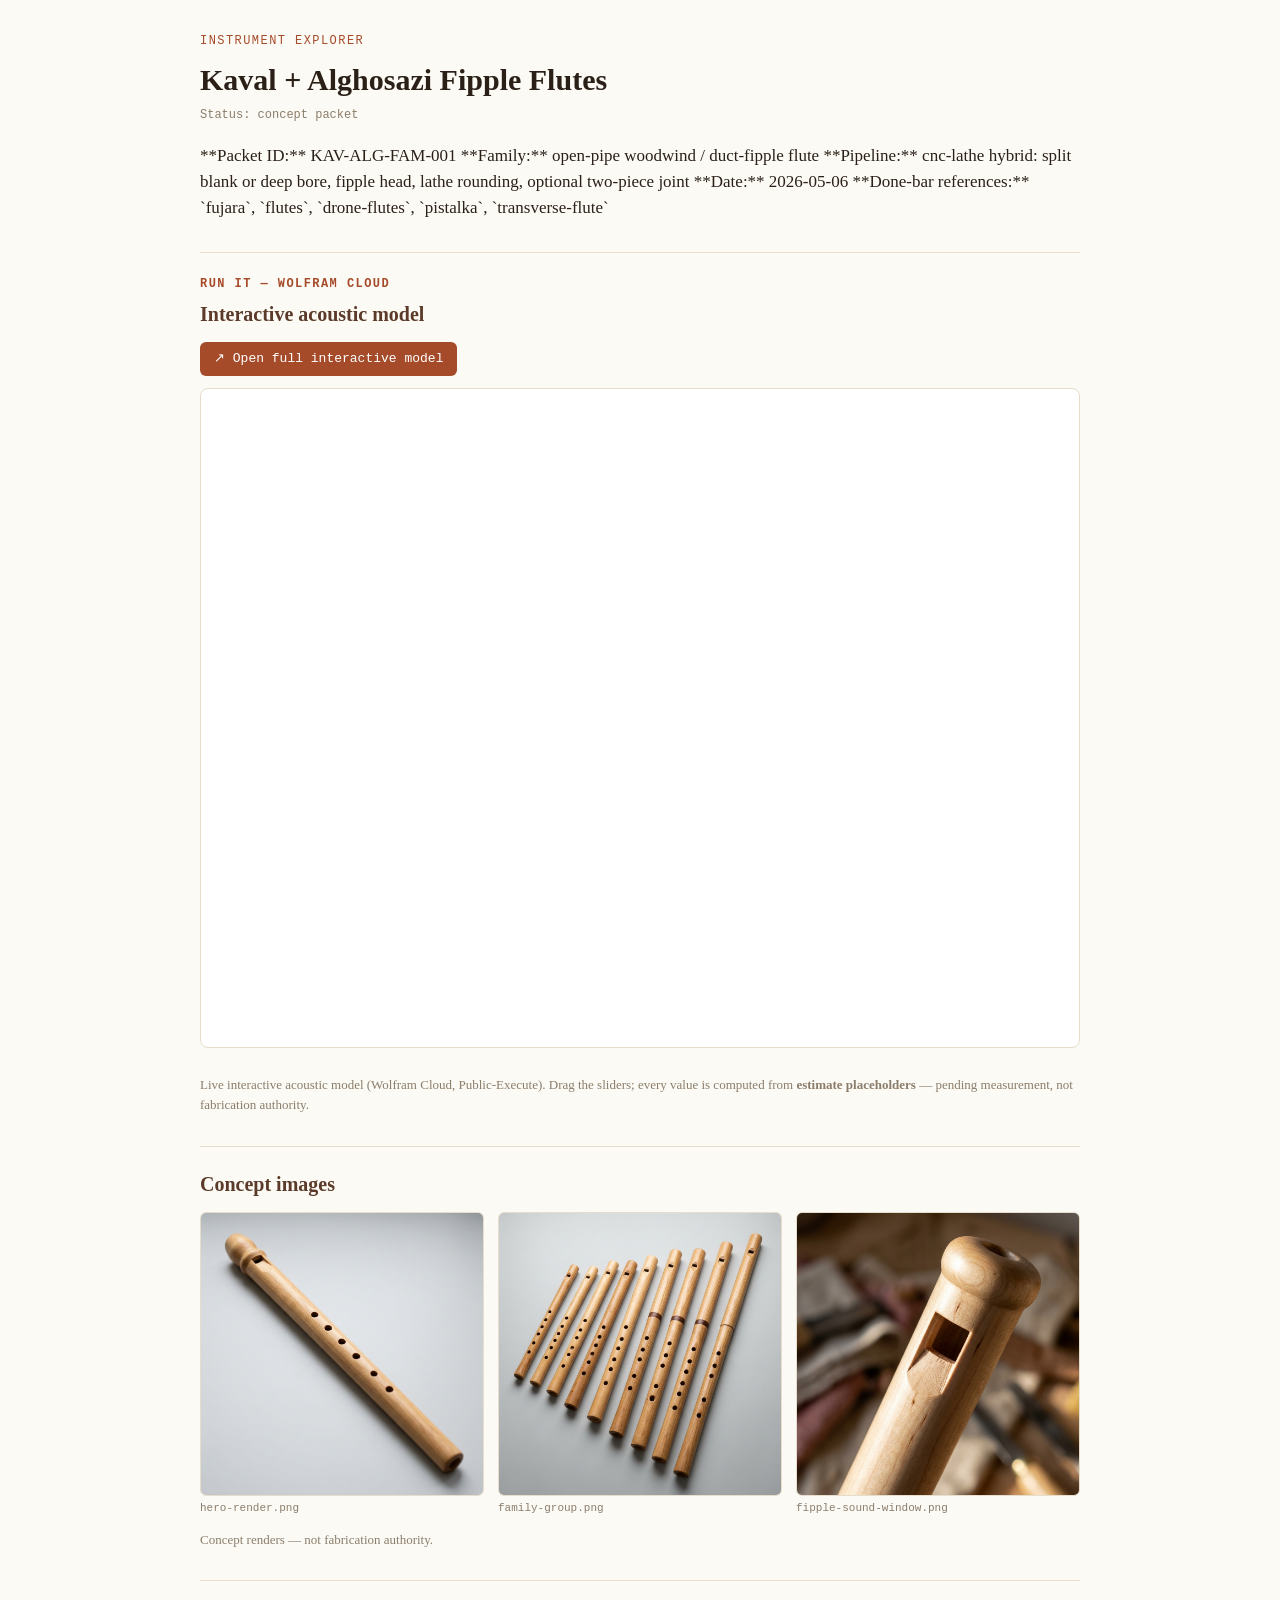
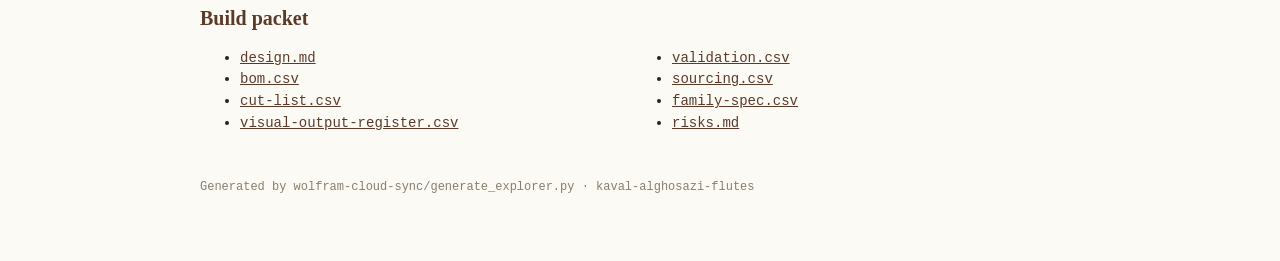
<file: explorer.html>
<!doctype html>
<html lang="en"><head><meta charset="utf-8">
<meta name="viewport" content="width=device-width, initial-scale=1">
<title>Kaval + Alghosazi Fipple Flutes — Explorer</title>
<style>
:root{--ink:#2a2018;--walnut:#5b3a29;--accent:#a64b2a;--rule:#e7ddcc;--paper:#fcfaf5;--muted:#8a7d6b;--mono:ui-monospace,Menlo,monospace;--serif:Georgia,'Times New Roman',serif}
*{box-sizing:border-box}body{margin:0;font-family:var(--serif);color:var(--ink);background:var(--paper);line-height:1.55}
.wrap{max-width:920px;margin:0 auto;padding:32px 20px 64px}
header h1{font-size:30px;margin:.2em 0 .1em}.eyebrow{font-family:var(--mono);font-size:12px;letter-spacing:.12em;text-transform:uppercase;color:var(--accent);display:block;margin-bottom:6px}
.status{font-family:var(--mono);font-size:12px;color:var(--muted);margin:0 0 18px}
section{margin:30px 0;padding-top:18px;border-top:1px solid var(--rule)}
section h2{font-size:20px;color:var(--walnut);margin:.2em 0 .6em}
p.intro{font-size:17px}
.wf-frame{width:100%;height:660px;border:1px solid var(--rule);border-radius:8px;background:#fff;margin:6px 0}
.wf-actions{margin:6px 0}
.btn{display:inline-block;padding:7px 14px;border-radius:6px;text-decoration:none;font-family:var(--mono);font-size:13px;background:#efe7d8;color:var(--walnut)}
.btn.primary{background:var(--accent);color:#fff}
ul.files{font-family:var(--mono);font-size:14px;columns:2;gap:24px}
ul.files a{color:var(--walnut)}
.img-grid{display:grid;grid-template-columns:repeat(auto-fill,minmax(220px,1fr));gap:14px;margin:8px 0}
.img-cell{margin:0}.img-cell img{width:100%;border:1px solid var(--rule);border-radius:6px;display:block;background:#fff}
.img-cell figcaption{font-family:var(--mono);font-size:11px;color:var(--muted);margin-top:4px}
.muted{color:var(--muted);font-size:13px}
footer{margin-top:44px;color:var(--muted);font-size:12px;font-family:var(--mono)}
</style></head>
<body><div class="wrap">
<header><span class="eyebrow">Instrument Explorer</span><h1>Kaval + Alghosazi Fipple Flutes</h1>
<p class="status">Status: concept packet</p></header>
<p class="intro">**Packet ID:** KAV-ALG-FAM-001 **Family:** open-pipe woodwind / duct-fipple flute **Pipeline:** cnc-lathe hybrid: split blank or deep bore, fipple head, lathe rounding, optional two-piece joint **Date:** 2026-05-06 **Done-bar references:** `fujara`, `flutes`, `drone-flutes`, `pistalka`, `transverse-flute`</p>
<section id="wolfram"><h2><span class="eyebrow">Run it — Wolfram Cloud</span>Interactive acoustic model</h2>
<div class="wf-actions"><a class="btn primary" href="https://www.wolframcloud.com/obj/wrfcoin/Musical_Instruments/woodwind/kaval-alghosazi-flutes/kaval-alghosazi-flutes-interactive" target="_blank" rel="noopener">&#8599; Open full interactive model</a></div><iframe class="wf-frame" src="https://www.wolframcloud.com/obj/wrfcoin/Musical_Instruments/woodwind/kaval-alghosazi-flutes/kaval-alghosazi-flutes-interactive" title="Interactive Wolfram model" loading="lazy"></iframe><p class="muted">Live interactive acoustic model (Wolfram Cloud, Public-Execute). Drag the sliders; every value is computed from <strong>estimate placeholders</strong> — pending measurement, not fabrication authority.</p>
</section>
<section id="images"><h2>Concept images</h2>
<div class="img-grid"><figure class="img-cell"><img src="images/hero-render.png" alt="kaval-alghosazi-flutes — hero-render.png" loading="lazy"><figcaption>hero-render.png</figcaption></figure><figure class="img-cell"><img src="images/family-group.png" alt="kaval-alghosazi-flutes — family-group.png" loading="lazy"><figcaption>family-group.png</figcaption></figure><figure class="img-cell"><img src="images/macro/fipple-sound-window.png" alt="kaval-alghosazi-flutes — fipple-sound-window.png" loading="lazy"><figcaption>fipple-sound-window.png</figcaption></figure></div><p class="muted">Concept renders — not fabrication authority.</p>
</section>
<section id="files"><h2>Build packet</h2>
<ul class="files"><li><a href="design.md" target="_blank">design.md</a></li><li><a href="bom.csv" target="_blank">bom.csv</a></li><li><a href="cut-list.csv" target="_blank">cut-list.csv</a></li><li><a href="visual-output-register.csv" target="_blank">visual-output-register.csv</a></li><li><a href="validation.csv" target="_blank">validation.csv</a></li><li><a href="sourcing.csv" target="_blank">sourcing.csv</a></li><li><a href="family-spec.csv" target="_blank">family-spec.csv</a></li><li><a href="risks.md" target="_blank">risks.md</a></li></ul></section>
<footer>Generated by wolfram-cloud-sync/generate_explorer.py · kaval-alghosazi-flutes</footer>
</div></body></html>
</file>
<file: site/assets/style.css>
:root {
  --accent: #8b4513;
  --bg: #fdfbf7;
  --fg: #1d1714;
}
* { box-sizing: border-box; }
body {
  margin: 0;
  font-family: Charter, 'Iowan Old Style', Georgia, serif;
  background: var(--bg);
  color: var(--fg);
  line-height: 1.55;
}
header.hero {
  position: relative;
  width: 100%;
  background: var(--accent);
  color: white;
  padding: 0;
}
header.hero .hero-img {
  width: 100%;
  height: 360px;
  object-fit: cover;
  display: block;
  filter: brightness(0.85);
}
header.hero .hero-text {
  position: absolute;
  inset: 0;
  display: flex;
  flex-direction: column;
  justify-content: flex-end;
  padding: 32px;
}
header.hero h1 {
  margin: 0;
  font-family: Inter, system-ui, sans-serif;
  font-size: 36px;
  font-weight: 700;
}
header.hero p {
  margin: 8px 0 0;
  font-size: 18px;
  max-width: 720px;
}
main {
  max-width: 760px;
  margin: 0 auto;
  padding: 32px 20px;
}
section { margin: 48px 0; }
h2 {
  font-family: Inter, system-ui, sans-serif;
  font-size: 22px;
  border-bottom: 2px solid var(--accent);
  padding-bottom: 6px;
}
h3 { font-family: Inter, system-ui, sans-serif; font-size: 17px; }
table {
  width: 100%;
  border-collapse: collapse;
  font-size: 14px;
}
th, td {
  padding: 6px 10px;
  text-align: left;
  border-bottom: 1px solid #ddd;
}
tr:nth-child(even) td { background: rgba(0,0,0,0.02); }
th {
  background: var(--accent);
  color: white;
  font-family: Inter, system-ui, sans-serif;
}
td.num, th.num { text-align: right; font-variant-numeric: tabular-nums; }
.process-grid {
  display: grid;
  grid-template-columns: repeat(auto-fill, minmax(280px, 1fr));
  gap: 12px;
  margin-top: 16px;
}
.process-grid img { width: 100%; height: auto; border-radius: 4px; }
svg.drawing {
  width: 100%;
  height: auto;
  border: 1px solid #ccc;
  background: white;
  padding: 8px;
}
footer {
  border-top: 1px solid #ddd;
  margin-top: 64px;
  padding: 24px 20px;
  font-size: 13px;
  color: #666;
  text-align: center;
}
.placeholder {
  background: #fff8e1;
  border-left: 4px solid #f9a825;
  padding: 12px 16px;
  font-size: 14px;
  color: #6b4f00;
}
@media (max-width: 600px) {
  header.hero .hero-img { height: 220px; }
  header.hero h1 { font-size: 28px; }
  header.hero p { font-size: 15px; }
  main { padding: 16px; }
}
</file>
